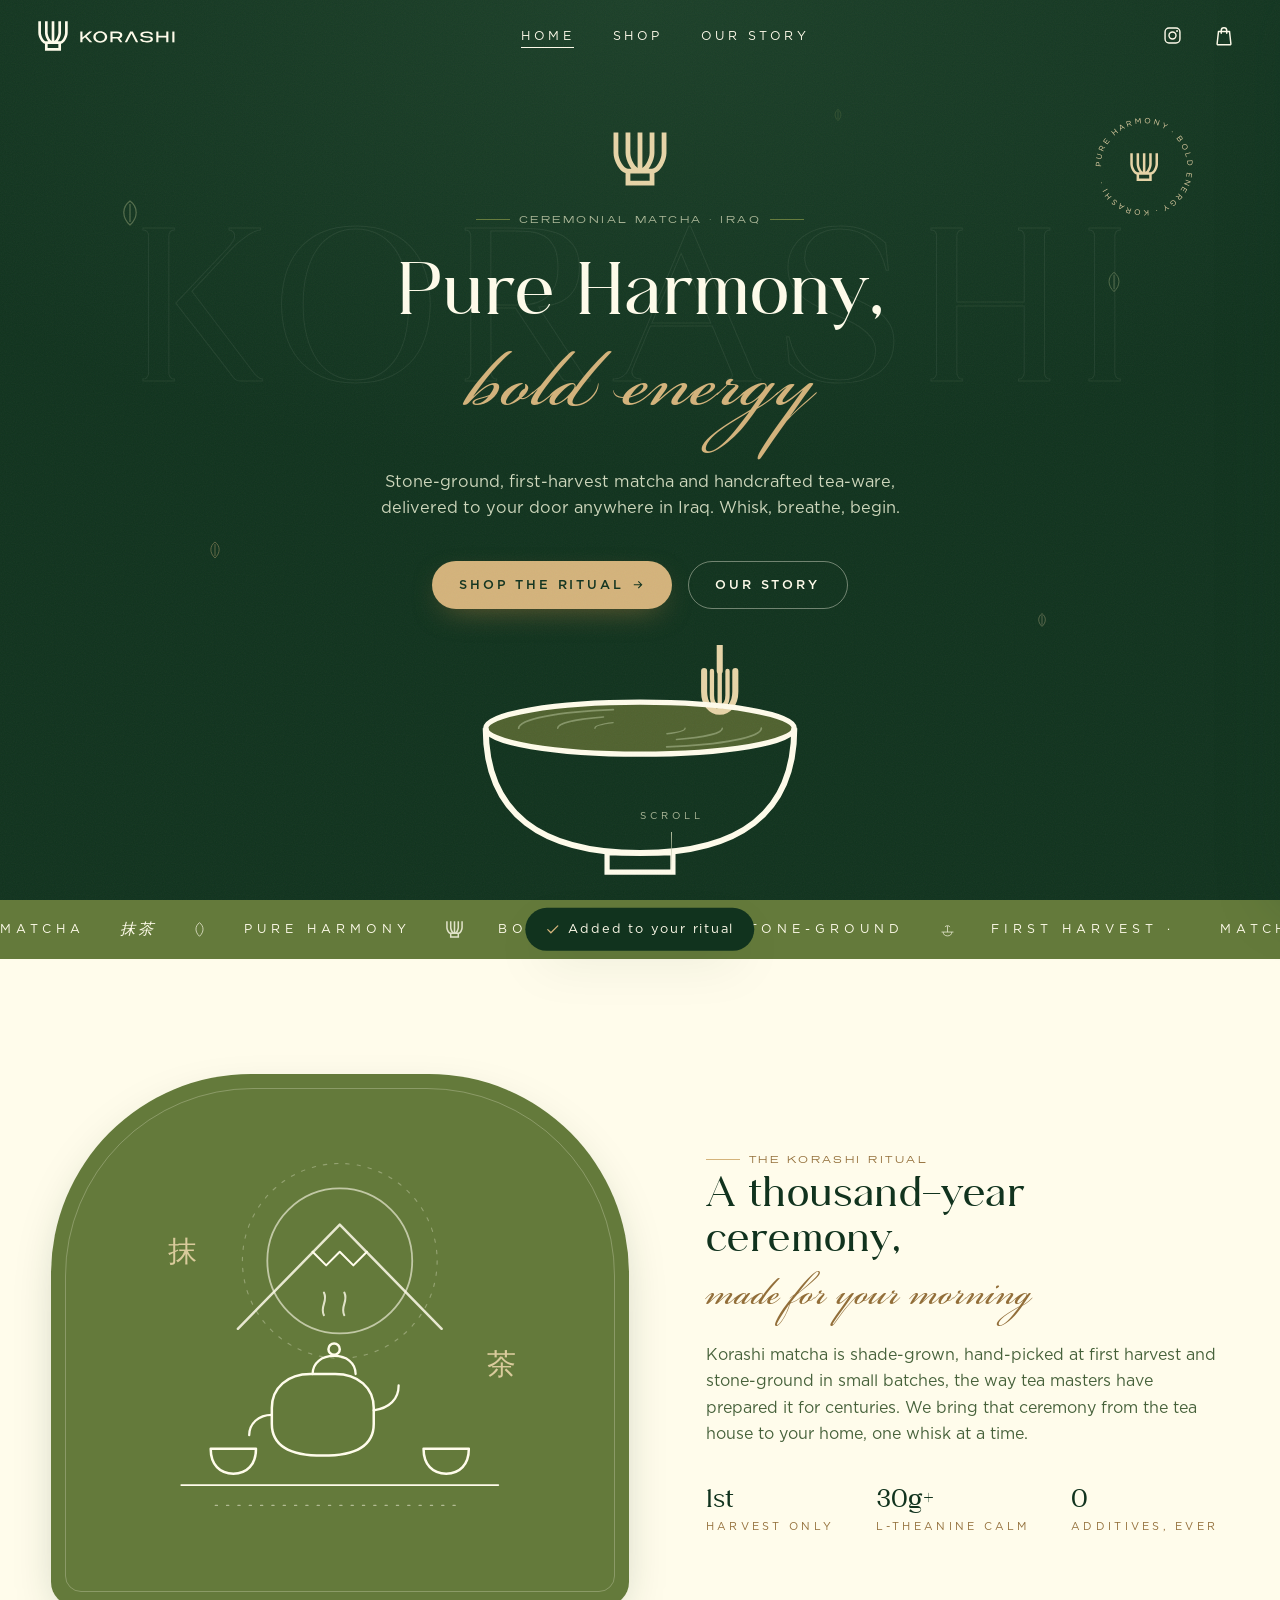
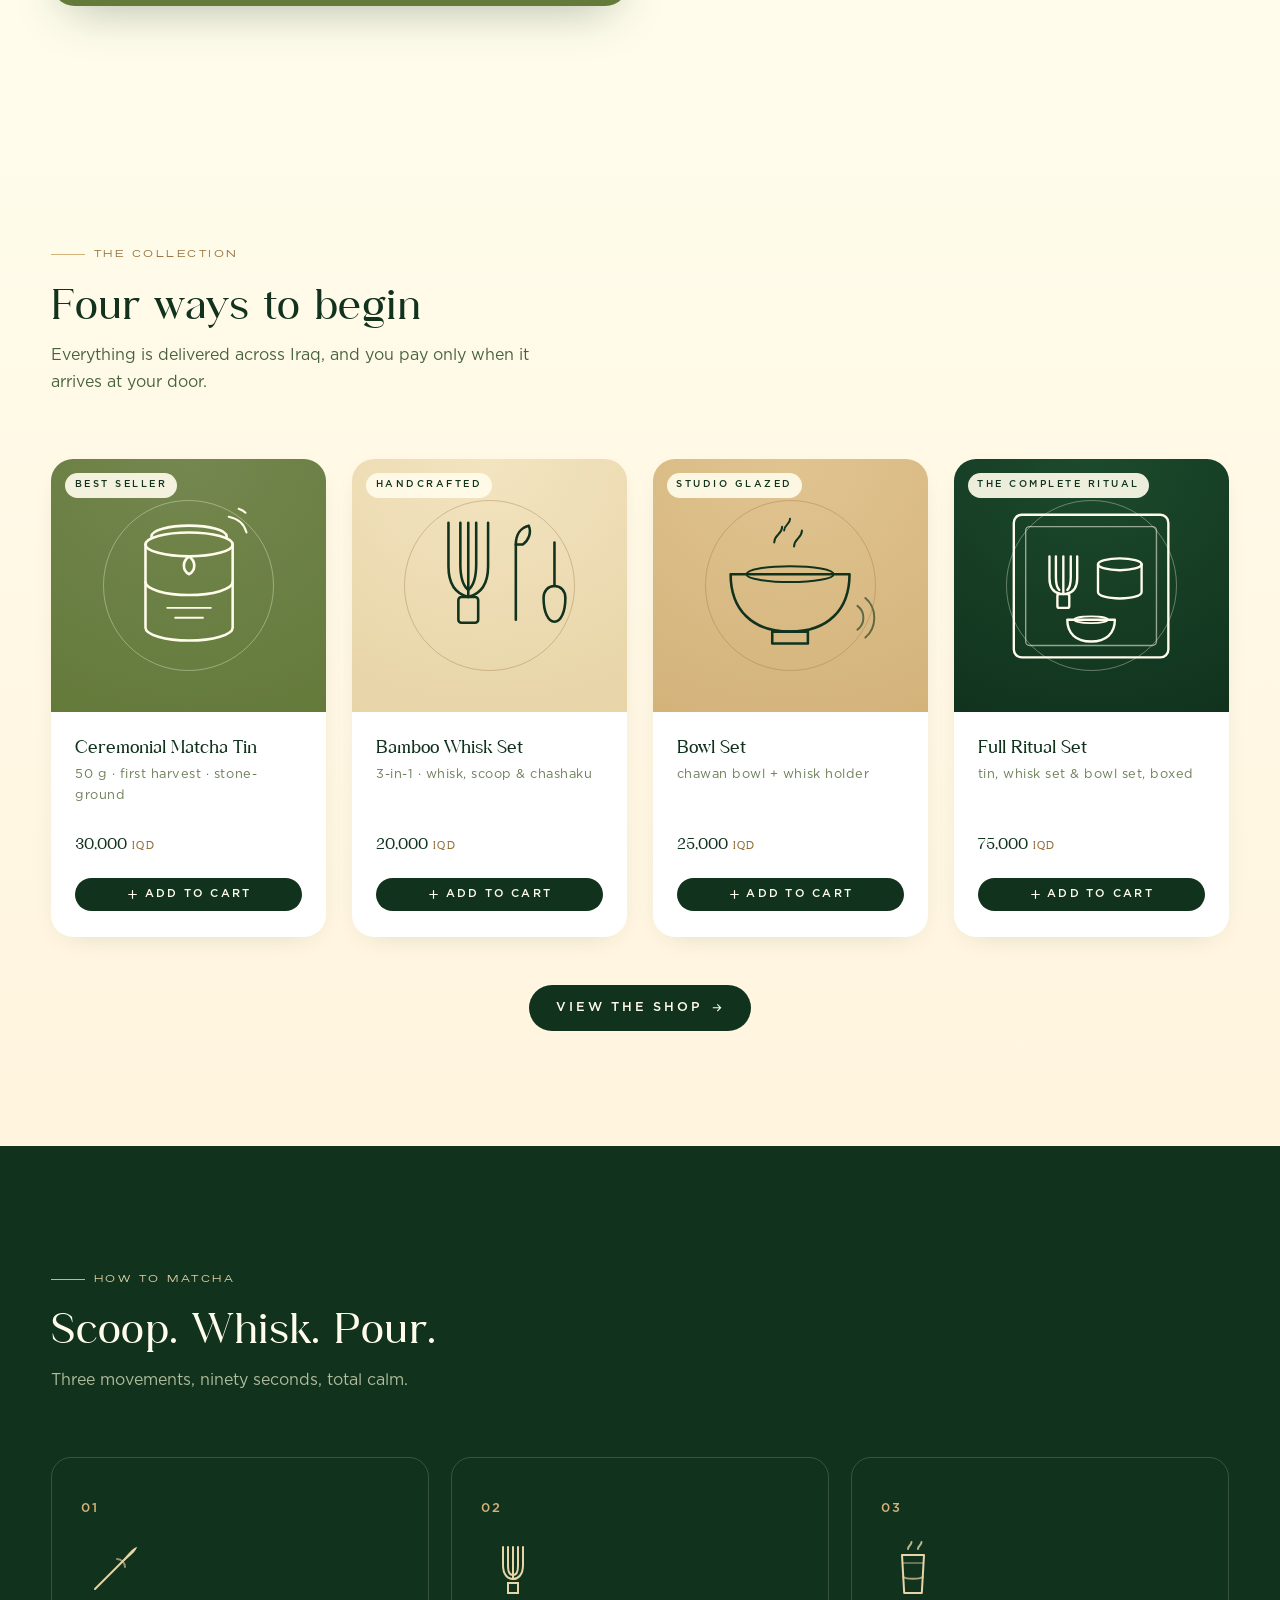
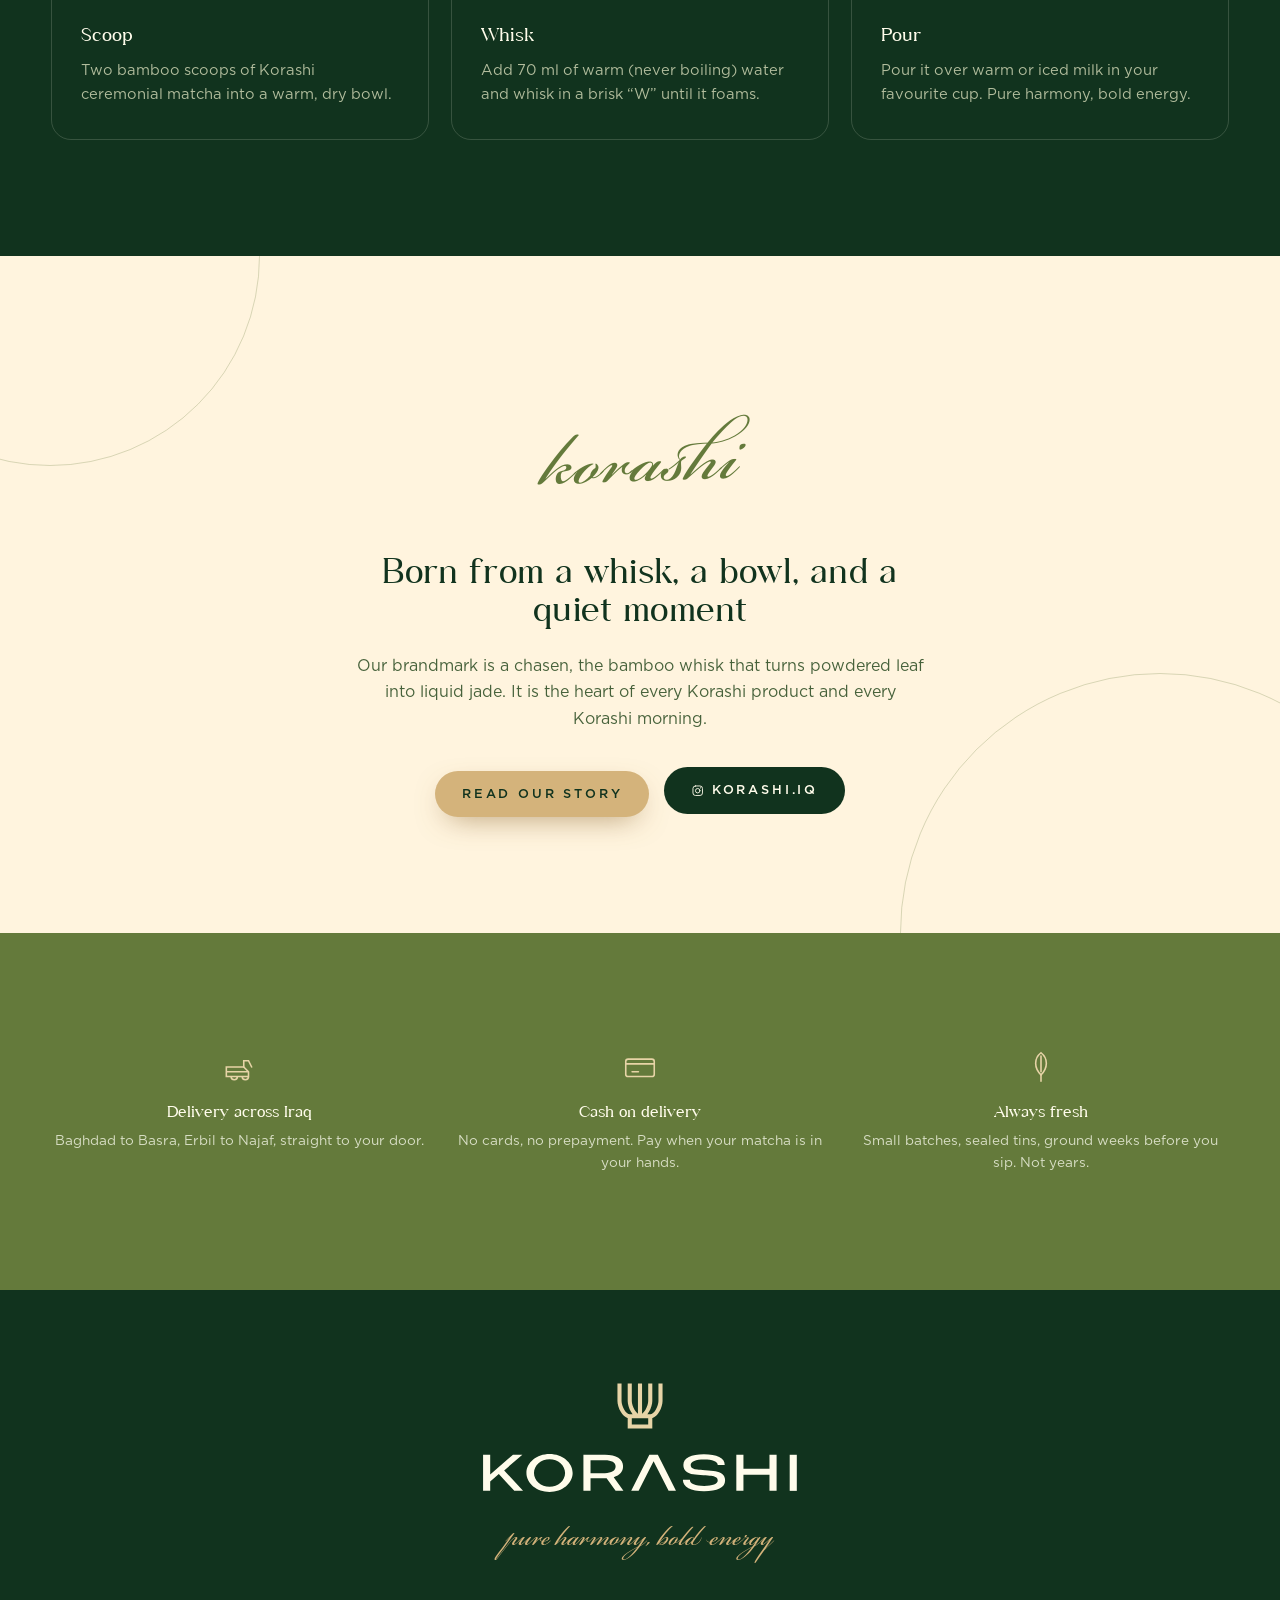
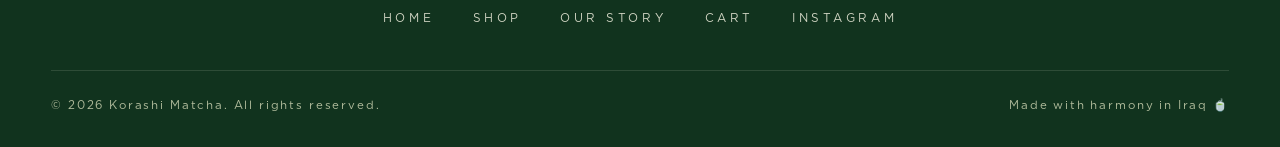
<file: index.html>
<!DOCTYPE html>
<html lang="en">
<head>
<meta charset="UTF-8">
<meta name="viewport" content="width=device-width, initial-scale=1.0">
<title>Korashi · Ceremonial Matcha in Iraq · Pure Harmony, Bold Energy</title>
<meta name="description" content="Korashi is Iraq's ceremonial matcha brand. Stone-ground, first-harvest matcha and handcrafted tea-ware delivered to your door in Baghdad, Erbil, Sulaymaniyah and across Iraq. Cash on delivery.">
<link rel="icon" href="/favicon.ico" sizes="48x48">
<link rel="icon" href="assets/favicon.svg" type="image/svg+xml">
<link rel="icon" type="image/png" sizes="96x96" href="assets/favicon-96.png">
<link rel="icon" type="image/png" sizes="192x192" href="assets/favicon-192.png">
<link rel="apple-touch-icon" href="assets/apple-touch-icon.png">
<link rel="canonical" href="https://korashi.co/">
<meta name="robots" content="index, follow">
<meta property="og:type" content="website">
<meta property="og:site_name" content="Korashi">
<meta property="og:title" content="Korashi · Ceremonial Matcha in Iraq · Pure Harmony, Bold Energy">
<meta property="og:description" content="Korashi is Iraq's ceremonial matcha brand. Stone-ground, first-harvest matcha and handcrafted tea-ware delivered to your door in Baghdad, Erbil, Sulaymaniyah and across Iraq. Cash on delivery.">
<meta property="og:url" content="https://korashi.co/">
<meta property="og:image" content="https://korashi.co/assets/og-image.png">
<meta property="og:image:width" content="1200">
<meta property="og:image:height" content="630">
<meta property="og:image:alt" content="Korashi, ceremonial matcha delivered across Iraq">
<meta name="twitter:card" content="summary_large_image">
<script type="application/ld+json">{"@context": "https://schema.org", "@type": "OnlineStore", "name": "Korashi", "alternateName": ["Korashi Iraq", "Korashi Matcha"], "url": "https://korashi.co/", "logo": "https://korashi.co/assets/favicon-512.png", "image": "https://korashi.co/assets/og-image.png", "description": "Korashi is Iraq's ceremonial matcha brand. Stone-ground, first-harvest matcha and handcrafted tea-ware delivered to your door in Baghdad, Erbil, Sulaymaniyah and across Iraq. Cash on delivery.", "slogan": "Pure Harmony, Bold Energy", "telephone": "+9647727477474", "areaServed": {"@type": "Country", "name": "Iraq"}, "sameAs": ["https://www.instagram.com/korashi.iq"]}</script>
<link rel="preconnect" href="https://fonts.googleapis.com">
<link rel="preconnect" href="https://fonts.gstatic.com" crossorigin>
<link href="https://fonts.googleapis.com/css2?family=Cormorant+Garamond:wght@400;500;600&family=Montserrat:wght@400;500;600&family=Pinyon+Script&display=swap" rel="stylesheet">
<link rel="stylesheet" href="css/style.css?v=5">
</head>
<body>

<!-- ====================================================== NAV -->
<header class="nav on-dark">
  <div class="nav-inner">
    <a class="brand" href="index.html" aria-label="Korashi, home">
      <span data-mark="mark" class="mark"></span>
      <span class="word" data-wordmark></span>
    </a>
    <ul class="nav-links">
      <li><a href="index.html" class="active">Home</a></li>
      <li><a href="shop.html">Shop</a></li>
      <li><a href="story.html">Our Story</a></li>
    </ul>
    <div class="nav-actions">
      <a class="icon-link" href="https://instagram.com/korashi.iq" target="_blank" rel="noopener" aria-label="Korashi on Instagram">
        <svg viewBox="0 0 24 24" fill="none" stroke="currentColor" stroke-width="1.6" stroke-linecap="round"><rect x="3.5" y="3.5" width="17" height="17" rx="4.5"/><circle cx="12" cy="12" r="4"/><circle cx="17.2" cy="6.8" r="1.1" fill="currentColor" stroke="none"/></svg>
      </a>
      <button class="cart-btn" data-open-cart aria-label="Open cart">
        <svg viewBox="0 0 24 24" fill="none" stroke="currentColor" stroke-width="1.6" stroke-linecap="round" stroke-linejoin="round"><path d="M6 7h12l1.5 13.5a1 1 0 0 1-1 1.1H5.5a1 1 0 0 1-1-1.1L6 7Z"/><path d="M9 9V6a3 3 0 0 1 6 0v3"/></svg>
        <span class="cart-count zero">0</span>
      </button>
      <button class="burger" aria-label="Menu"><span></span><span></span><span></span></button>
    </div>
  </div>
</header>

<nav class="mobile-menu">
  <a href="index.html">Home</a>
  <a href="shop.html">Shop</a>
  <a href="story.html">Our Story</a>
  <a class="icon-link" href="https://instagram.com/korashi.iq" target="_blank" rel="noopener" aria-label="Korashi on Instagram" style="margin-top:.6rem">
    <svg viewBox="0 0 24 24" fill="none" stroke="currentColor" stroke-width="1.6" stroke-linecap="round"><rect x="3.5" y="3.5" width="17" height="17" rx="4.5"/><circle cx="12" cy="12" r="4"/><circle cx="17.2" cy="6.8" r="1.1" fill="currentColor" stroke="none"/></svg>
  </a>
  <span class="script">pure harmony, bold energy</span>
</nav>

<!-- ====================================================== HERO -->
<section class="hero">
  <div class="hero-ghost" aria-hidden="true">KORASHI</div>

  <!-- floating leaves -->
  <span class="leaf" style="top:22%;left:9%;width:30px;--dur:8s;--rot:-25deg" aria-hidden="true">
    <svg viewBox="0 0 40 40" fill="none" stroke="#93a276" stroke-width="1.6"><path d="M20 4C9 12 9 26 20 36c11-10 11-24 0-32Z"/><path d="M20 8v24"/></svg>
  </span>
  <span class="leaf" style="top:60%;left:16%;width:20px;--dur:11s;--del:1.2s;--rot:40deg" aria-hidden="true">
    <svg viewBox="0 0 40 40" fill="none" stroke="#d4b37b" stroke-width="1.6"><path d="M20 4C9 12 9 26 20 36c11-10 11-24 0-32Z"/><path d="M20 8v24"/></svg>
  </span>
  <span class="leaf" style="top:30%;right:12%;width:24px;--dur:9.5s;--del:.6s;--rot:15deg" aria-hidden="true">
    <svg viewBox="0 0 40 40" fill="none" stroke="#93a276" stroke-width="1.6"><path d="M20 4C9 12 9 26 20 36c11-10 11-24 0-32Z"/><path d="M20 8v24"/></svg>
  </span>
  <span class="leaf" style="top:68%;right:18%;width:16px;--dur:7.5s;--del:2s;--rot:-50deg" aria-hidden="true">
    <svg viewBox="0 0 40 40" fill="none" stroke="#e7d4a7" stroke-width="1.6"><path d="M20 4C9 12 9 26 20 36c11-10 11-24 0-32Z"/><path d="M20 8v24"/></svg>
  </span>
  <span class="leaf" style="top:12%;right:34%;width:14px;--dur:10s;--del:3s;--rot:70deg" aria-hidden="true">
    <svg viewBox="0 0 40 40" fill="none" stroke="#74874f" stroke-width="1.6"><path d="M20 4C9 12 9 26 20 36c11-10 11-24 0-32Z"/><path d="M20 8v24"/></svg>
  </span>

  <!-- rotating slogan badge -->
  <div class="hero-badge" aria-hidden="true">
    <svg class="badge-text" viewBox="0 0 120 120" fill="none">
      <defs><path id="circ" d="M60,60 m-44,0 a44,44 0 1,1 88,0 a44,44 0 1,1 -88,0"/></defs>
      <text font-family="Gotham,Montserrat,sans-serif" font-size="7.8" letter-spacing="2.1" fill="#e7d4a7">
        <textPath href="#circ">PURE HARMONY · BOLD ENERGY · KORASHI ·</textPath>
      </text>
    </svg>
    <svg class="badge-mark" viewBox="0 0 204.19 204" fill="#e7d4a7">
      <path d="M65.69 156.72H138.5V184.02H65.69ZM187.59 127.54C196.6 112.32 202.19 93.87 202.19 79.38L202.19 2.0L183.98 2.0L183.98 79.38C183.98 90.49 179.14 106.12 171.94 118.29C164.33 131.14 155.47 138.51 147.61 138.51L134.67 138.51L137.27 134.9C138.97 132.55 140.6 130.07 142.13 127.53C151.12 112.32 156.72 93.86 156.72 79.38L156.72 2.0L138.5 2.0L138.5 79.38C138.5 90.45 133.65 106.09 126.42 118.29C122.88 124.28 118.91 129.26 114.96 132.68L111.2 135.95L111.2 2.0L92.99 2.0L92.99 135.95L89.23 132.68C85.28 129.26 81.32 124.28 77.77 118.29C70.54 106.09 65.69 90.45 65.69 79.38L65.69 2.0L47.51 2.0L47.51 79.38C47.51 93.91 53.09 112.36 62.07 127.54C63.59 130.07 65.22 132.55 66.92 134.9L69.52 138.51L56.58 138.51C48.72 138.51 39.86 131.14 32.25 118.28C25.05 106.05 20.21 90.42 20.21 79.38L20.21 2.0L2.0 2.0L2.0 79.38C2.0 93.87 7.59 112.32 16.6 127.54C24.96 141.67 35.12 151.12 45.98 154.88L47.51 155.41L47.51 202.0L156.72 202.0L156.72 155.41L158.24 154.88C169.09 151.12 179.24 141.66 187.59 127.54Z"/>
    </svg>
  </div>

  <div class="hero-inner">
    <svg class="hero-mark" viewBox="0 0 204.19 204" fill="#e7d4a7" aria-hidden="true">
      <path d="M65.69 156.72H138.5V184.02H65.69ZM187.59 127.54C196.6 112.32 202.19 93.87 202.19 79.38L202.19 2.0L183.98 2.0L183.98 79.38C183.98 90.49 179.14 106.12 171.94 118.29C164.33 131.14 155.47 138.51 147.61 138.51L134.67 138.51L137.27 134.9C138.97 132.55 140.6 130.07 142.13 127.53C151.12 112.32 156.72 93.86 156.72 79.38L156.72 2.0L138.5 2.0L138.5 79.38C138.5 90.45 133.65 106.09 126.42 118.29C122.88 124.28 118.91 129.26 114.96 132.68L111.2 135.95L111.2 2.0L92.99 2.0L92.99 135.95L89.23 132.68C85.28 129.26 81.32 124.28 77.77 118.29C70.54 106.09 65.69 90.45 65.69 79.38L65.69 2.0L47.51 2.0L47.51 79.38C47.51 93.91 53.09 112.36 62.07 127.54C63.59 130.07 65.22 132.55 66.92 134.9L69.52 138.51L56.58 138.51C48.72 138.51 39.86 131.14 32.25 118.28C25.05 106.05 20.21 90.42 20.21 79.38L20.21 2.0L2.0 2.0L2.0 79.38C2.0 93.87 7.59 112.32 16.6 127.54C24.96 141.67 35.12 151.12 45.98 154.88L47.51 155.41L47.51 202.0L156.72 202.0L156.72 155.41L158.24 154.88C169.09 151.12 179.24 141.66 187.59 127.54Z"/>
    </svg>

    <span class="overline hero-up d1">Ceremonial Matcha &middot; Iraq</span>

    <h1>
      <span class="hero-up d2" style="display:block">Pure Harmony,</span>
      <span class="script hero-up d3">bold energy</span>
    </h1>

    <p class="hero-sub hero-up d4">
      Stone-ground, first-harvest matcha and handcrafted tea-ware,
      delivered to your door anywhere in Iraq. Whisk, breathe, begin.
    </p>

    <div class="hero-ctas hero-up d5">
      <a class="btn btn-gold" href="shop.html">
        Shop the ritual
        <svg viewBox="0 0 24 24" fill="none" stroke="currentColor" stroke-width="2"><path d="M5 12h14M13 6l6 6-6 6"/></svg>
      </a>
      <a class="btn btn-line" href="story.html">Our story</a>
    </div>
  </div>

  <!-- animated bowl scene -->
  <svg class="hero-bowl" viewBox="0 0 600 280" fill="none" aria-hidden="true">
    <!-- steam -->
    <g class="steam">
      <path d="M255 90 C247 70 263 58 255 38 C249 24 257 14 255 4"/>
      <path d="M300 86 C292 66 308 54 300 34 C294 20 302 10 300 0"/>
      <path d="M345 90 C337 70 353 58 345 38 C339 24 347 14 345 4"/>
    </g>
    <!-- liquid -->
    <ellipse cx="300" cy="96" rx="178" ry="30" fill="#50622f"/>
    <g stroke="#93a276" stroke-linecap="round" opacity=".8" fill="none">
      <ellipse class="swirl s1" cx="300" cy="96" rx="140" ry="22" stroke-width="2" stroke-dasharray="55 85" pathLength="280"/>
      <ellipse class="swirl s2" cx="300" cy="96" rx="95" ry="14.5" stroke-width="1.8" stroke-dasharray="40 100" pathLength="280"/>
      <ellipse class="swirl s3" cx="300" cy="96" rx="52" ry="8" stroke-width="1.6" stroke-dasharray="30 110" pathLength="280"/>
    </g>
    <!-- whisk dipped in -->
    <g class="whisk-dip" stroke="#e7d4a7" stroke-width="7" stroke-linecap="round">
      <path d="M392 -40 V30"/>
      <path d="M374 30 v24c0 14 8 23 18 23s18-9 18-23V30" fill="none"/>
      <path d="M383 30 v28c0 9 3.5 13 9 13s9-4 9-13V30" fill="none" stroke-width="5"/>
      <path d="M392 30 v46" stroke-width="5"/>
    </g>
    <!-- bowl -->
    <path d="M122 96 C122 196 188 240 300 240 C412 240 478 196 478 96"
          stroke="#fffceb" stroke-width="7" fill="none"/>
    <path d="M262 240 h76 v22 h-76 Z" stroke="#fffceb" stroke-width="6" fill="none"/>
    <ellipse cx="300" cy="96" rx="178" ry="30" stroke="#fffceb" stroke-width="6"/>
  </svg>

  <div class="scroll-hint"><span>Scroll</span><i></i></div>
</section>

<!-- ====================================================== MARQUEE -->
<div class="marquee" aria-hidden="true">
  <div class="marquee-track">
    <span>Matcha <i class="jp">抹茶</i>
      <svg viewBox="0 0 40 40" fill="none" stroke="currentColor" stroke-width="2"><path d="M20 4C9 12 9 26 20 36c11-10 11-24 0-32Z"/></svg>
      Pure Harmony
      <svg viewBox="0 0 204.19 204" fill="currentColor"><path d="M65.69 156.72H138.5V184.02H65.69ZM187.59 127.54C196.6 112.32 202.19 93.87 202.19 79.38L202.19 2.0L183.98 2.0L183.98 79.38C183.98 90.49 179.14 106.12 171.94 118.29C164.33 131.14 155.47 138.51 147.61 138.51L134.67 138.51L137.27 134.9C138.97 132.55 140.6 130.07 142.13 127.53C151.12 112.32 156.72 93.86 156.72 79.38L156.72 2.0L138.5 2.0L138.5 79.38C138.5 90.45 133.65 106.09 126.42 118.29C122.88 124.28 118.91 129.26 114.96 132.68L111.2 135.95L111.2 2.0L92.99 2.0L92.99 135.95L89.23 132.68C85.28 129.26 81.32 124.28 77.77 118.29C70.54 106.09 65.69 90.45 65.69 79.38L65.69 2.0L47.51 2.0L47.51 79.38C47.51 93.91 53.09 112.36 62.07 127.54C63.59 130.07 65.22 132.55 66.92 134.9L69.52 138.51L56.58 138.51C48.72 138.51 39.86 131.14 32.25 118.28C25.05 106.05 20.21 90.42 20.21 79.38L20.21 2.0L2.0 2.0L2.0 79.38C2.0 93.87 7.59 112.32 16.6 127.54C24.96 141.67 35.12 151.12 45.98 154.88L47.51 155.41L47.51 202.0L156.72 202.0L156.72 155.41L158.24 154.88C169.09 151.12 179.24 141.66 187.59 127.54Z"/></svg>
      Bold Energy
      <svg viewBox="0 0 40 40" fill="none" stroke="currentColor" stroke-width="2"><circle cx="20" cy="20" r="14"/><path d="M20 6v28"/></svg>
      Stone-ground
      <svg viewBox="0 0 40 40" fill="none" stroke="currentColor" stroke-width="2"><path d="M6 26h28M10 26c0 6 4 9 10 9s10-3 10-9M20 26V12M14 14c2-4 10-4 12 0"/></svg>
      First Harvest&nbsp;·&nbsp;
    </span>
  </div>
</div>

<!-- ====================================================== RITUAL INTRO -->
<section class="section ritual">
  <div class="container ritual-grid">
    <div class="ritual-art reveal">
      <!-- line illustration: tea ceremony scene -->
      <svg viewBox="0 0 420 380" fill="none" stroke="#fffceb" stroke-width="2.2" stroke-linecap="round" stroke-linejoin="round">
        <!-- sun arc -->
        <circle cx="210" cy="120" r="64" stroke-width="1.6" opacity=".6"/>
        <circle cx="210" cy="120" r="86" stroke-width="1" opacity=".3" stroke-dasharray="3 7"/>
        <!-- mountain -->
        <path d="M120 180 L210 88 L300 180" opacity=".85"/>
        <path d="M186 112 l12 12 12-12 12 12 12-12" stroke-width="1.8"/>
        <!-- teapot -->
        <path d="M150 250 c0-18 14-30 34-30h22c20 0 34 12 34 30v14c0 18-14 28-45 28s-45-10-45-28v-14Z"/>
        <path d="M240 252 c14-2 22-10 22-22M150 256 c-12 0-20 8-20 18" stroke-width="2"/>
        <path d="M186 220 c0-10 8-16 19-16s19 6 19 16" stroke-width="2"/>
        <circle cx="205" cy="198" r="5"/>
        <!-- cups -->
        <path d="M96 286 h40 c0 14-8 22-20 22s-20-8-20-22ZM284 286 h40 c0 14-8 22-20 22s-20-8-20-22Z"/>
        <!-- steam -->
        <path d="M196 168 c-4-8 4-12 0-20M214 168 c-4-8 4-12 0-20" stroke-width="1.8" opacity=".8"/>
        <!-- base line -->
        <path d="M70 318 h280" stroke-width="1.6"/>
        <path d="M100 336 h220" stroke-width="1" opacity=".5" stroke-dasharray="2 8"/>
        <!-- script JP accents -->
        <text x="58" y="120" font-family="Cormorant Garamond,serif" font-size="26" fill="#e7d4a7" stroke="none" opacity=".9">抹</text>
        <text x="340" y="220" font-family="Cormorant Garamond,serif" font-size="26" fill="#e7d4a7" stroke="none" opacity=".9">茶</text>
      </svg>
    </div>

    <div class="ritual-copy">
      <span class="overline reveal">The Korashi Ritual</span>
      <h2 class="h-serif reveal" data-delay="80">A thousand-year ceremony,
        <span class="script">made for your morning</span>
      </h2>
      <p class="reveal" data-delay="160">
        Korashi matcha is shade-grown, hand-picked at first harvest and
        stone-ground in small batches, the way tea masters have prepared it
        for centuries. We bring that ceremony from the tea house to your home,
        one whisk at a time.
      </p>
      <div class="ritual-stats">
        <div class="stat reveal" data-delay="220"><b>1st</b><span>Harvest only</span></div>
        <div class="stat reveal" data-delay="300"><b>30g+</b><span>L-theanine calm</span></div>
        <div class="stat reveal" data-delay="380"><b>0</b><span>Additives, ever</span></div>
      </div>
    </div>
  </div>
</section>

<!-- ====================================================== PRODUCTS -->
<section class="section products-bg" id="collection">
  <div class="container">
    <div class="section-head">
      <span class="overline reveal">The Collection</span>
      <h2 class="h-serif reveal" data-delay="80">Four ways to begin</h2>
      <p class="reveal" data-delay="160">Everything is delivered across Iraq, and you pay only when it arrives at your door.</p>
    </div>
    <div class="product-grid" data-product-grid></div>
    <p class="reveal" style="text-align:center;margin-top:3rem" data-delay="120">
      <a class="btn btn-ink" href="shop.html">View the shop
        <svg viewBox="0 0 24 24" fill="none" stroke="currentColor" stroke-width="2"><path d="M5 12h14M13 6l6 6-6 6"/></svg>
      </a>
    </p>
  </div>
</section>

<!-- ====================================================== STEPS -->
<section class="section steps">
  <div class="container">
    <div class="section-head">
      <span class="overline reveal">How to matcha</span>
      <h2 class="h-serif reveal" data-delay="80">Scoop. Whisk. Pour.</h2>
      <p class="reveal" data-delay="160">Three movements, ninety seconds, total calm.</p>
    </div>
    <div class="steps-grid">
      <div class="step reveal">
        <div class="icon">
          <svg viewBox="0 0 64 64" fill="none" stroke-width="2" stroke-linecap="round">
            <g class="anim-rock" style="transform-origin:32px 32px">
              <path d="M14 50 L40 24"/><path d="M40 24 c10-10 12-10 14-14 -4 2-4 4-14 14Z"/>
              <path d="M36 20 a8 8 0 0 1 8 8" opacity=".6"/>
            </g>
          </svg>
        </div>
        <h3>Scoop</h3>
        <p>Two bamboo scoops of Korashi ceremonial matcha into a warm, dry bowl.</p>
      </div>
      <div class="step reveal" data-delay="120">
        <div class="icon">
          <svg viewBox="0 0 64 64" fill="none" stroke-width="2" stroke-linecap="round">
            <g class="anim-rock" style="transform-origin:32px 12px">
              <path d="M22 8 v18 c0 10 5 14 10 14 s10-4 10-14 V8"/>
              <path d="M27 8 v19c0 6 2 9 5 9s5-3 5-9V8"/><path d="M32 8 v32"/>
              <path d="M27 44 h10 v10 h-10 Z"/>
            </g>
          </svg>
        </div>
        <h3>Whisk</h3>
        <p>Add 70 ml of warm (never boiling) water and whisk in a brisk “W” until it foams.</p>
      </div>
      <div class="step reveal" data-delay="240">
        <div class="icon">
          <svg viewBox="0 0 64 64" fill="none" stroke-width="2" stroke-linecap="round" stroke-linejoin="round">
            <path d="M21 16h22l-2.2 38H23.2Z"/>
            <path d="M22.2 38c3.5 2.4 16 2.4 19.6 0" opacity=".7"/>
            <path d="M22 24h20" opacity=".4"/>
            <path class="anim-rock" style="transform-origin:32px 8px" d="M27 10c0-3.5 3.5-3.5 3.5-7M37 10c0-3.5 3.5-3.5 3.5-7" opacity=".8"/>
          </svg>
        </div>
        <h3>Pour</h3>
        <p>Pour it over warm or iced milk in your favourite cup. Pure harmony, bold energy.</p>
      </div>
    </div>
  </div>
</section>

<!-- ====================================================== STORY TEASER -->
<section class="section teaser">
  <span class="ring r1"></span><span class="ring r2"></span>
  <div class="container">
    <span class="big-script reveal">korashi</span>
    <h2 class="h-serif reveal" data-delay="100">Born from a whisk, a bowl, and a quiet moment</h2>
    <p class="reveal" data-delay="180">
      Our brandmark is a chasen, the bamboo whisk that turns powdered leaf into
      liquid jade. It is the heart of every Korashi product and every Korashi morning.
    </p>
    <a class="btn btn-gold reveal" data-delay="260" href="story.html">Read our story</a>
    <a class="btn btn-ink reveal" data-delay="320" href="https://instagram.com/korashi.iq" target="_blank" rel="noopener" style="margin-left:.6rem">
      <svg viewBox="0 0 24 24" fill="none" stroke="currentColor" stroke-width="1.6" stroke-linecap="round"><rect x="3.5" y="3.5" width="17" height="17" rx="4.5"/><circle cx="12" cy="12" r="4"/><circle cx="17.2" cy="6.8" r="1.1" fill="currentColor" stroke="none"/></svg>
      korashi.iq
    </a>
  </div>
</section>

<!-- ====================================================== TRUST STRIP -->
<section class="section trust">
  <div class="container trust-grid">
    <div class="trust-item reveal">
      <svg viewBox="0 0 48 48" fill="none" stroke-width="2" stroke-linecap="round"><path d="M8 24h22l6 6v6H8zM14 36a4 4 0 1 0 8 0M28 36a4 4 0 1 0 8 0M8 30h28"/><path d="M30 24v-8h6l4 8"/></svg>
      <h4>Delivery across Iraq</h4>
      <p>Baghdad to Basra, Erbil to Najaf, straight to your door.</p>
    </div>
    <div class="trust-item reveal" data-delay="120">
      <svg viewBox="0 0 48 48" fill="none" stroke-width="2" stroke-linecap="round"><rect x="6" y="14" width="36" height="22" rx="3"/><path d="M6 20h36M14 30h8"/></svg>
      <h4>Cash on delivery</h4>
      <p>No cards, no prepayment. Pay when your matcha is in your hands.</p>
    </div>
    <div class="trust-item reveal" data-delay="240">
      <svg viewBox="0 0 48 48" fill="none" stroke-width="2" stroke-linecap="round"><path d="M24 6c-9 7-9 19 0 28 9-9 9-21 0-28Z"/><path d="M24 10v20M24 42v-8"/></svg>
      <h4>Always fresh</h4>
      <p>Small batches, sealed tins, ground weeks before you sip. Not years.</p>
    </div>
  </div>
</section>

<!-- ====================================================== FOOTER -->
<footer>
  <div class="container foot-inner">
    <span data-mark="" class="foot-mark" style="color:#e7d4a7"></span>
    <div class="foot-word" data-wordmark style="color:var(--cream)"></div>
    <div class="foot-slogan">pure harmony, bold energy</div>
    <nav class="foot-links">
      <a href="index.html">Home</a>
      <a href="shop.html">Shop</a>
      <a href="story.html">Our Story</a>
      <a href="#" data-open-cart>Cart</a>
      <a href="https://instagram.com/korashi.iq" target="_blank" rel="noopener">Instagram</a>
    </nav>
    <div class="foot-base">
      <span>© 2026 Korashi Matcha. All rights reserved.</span>
      <span>Made with harmony in Iraq 🍵</span>
    </div>
  </div>
</footer>

<script src="js/main.js?v=4"></script>
</body>
</html>
</file>
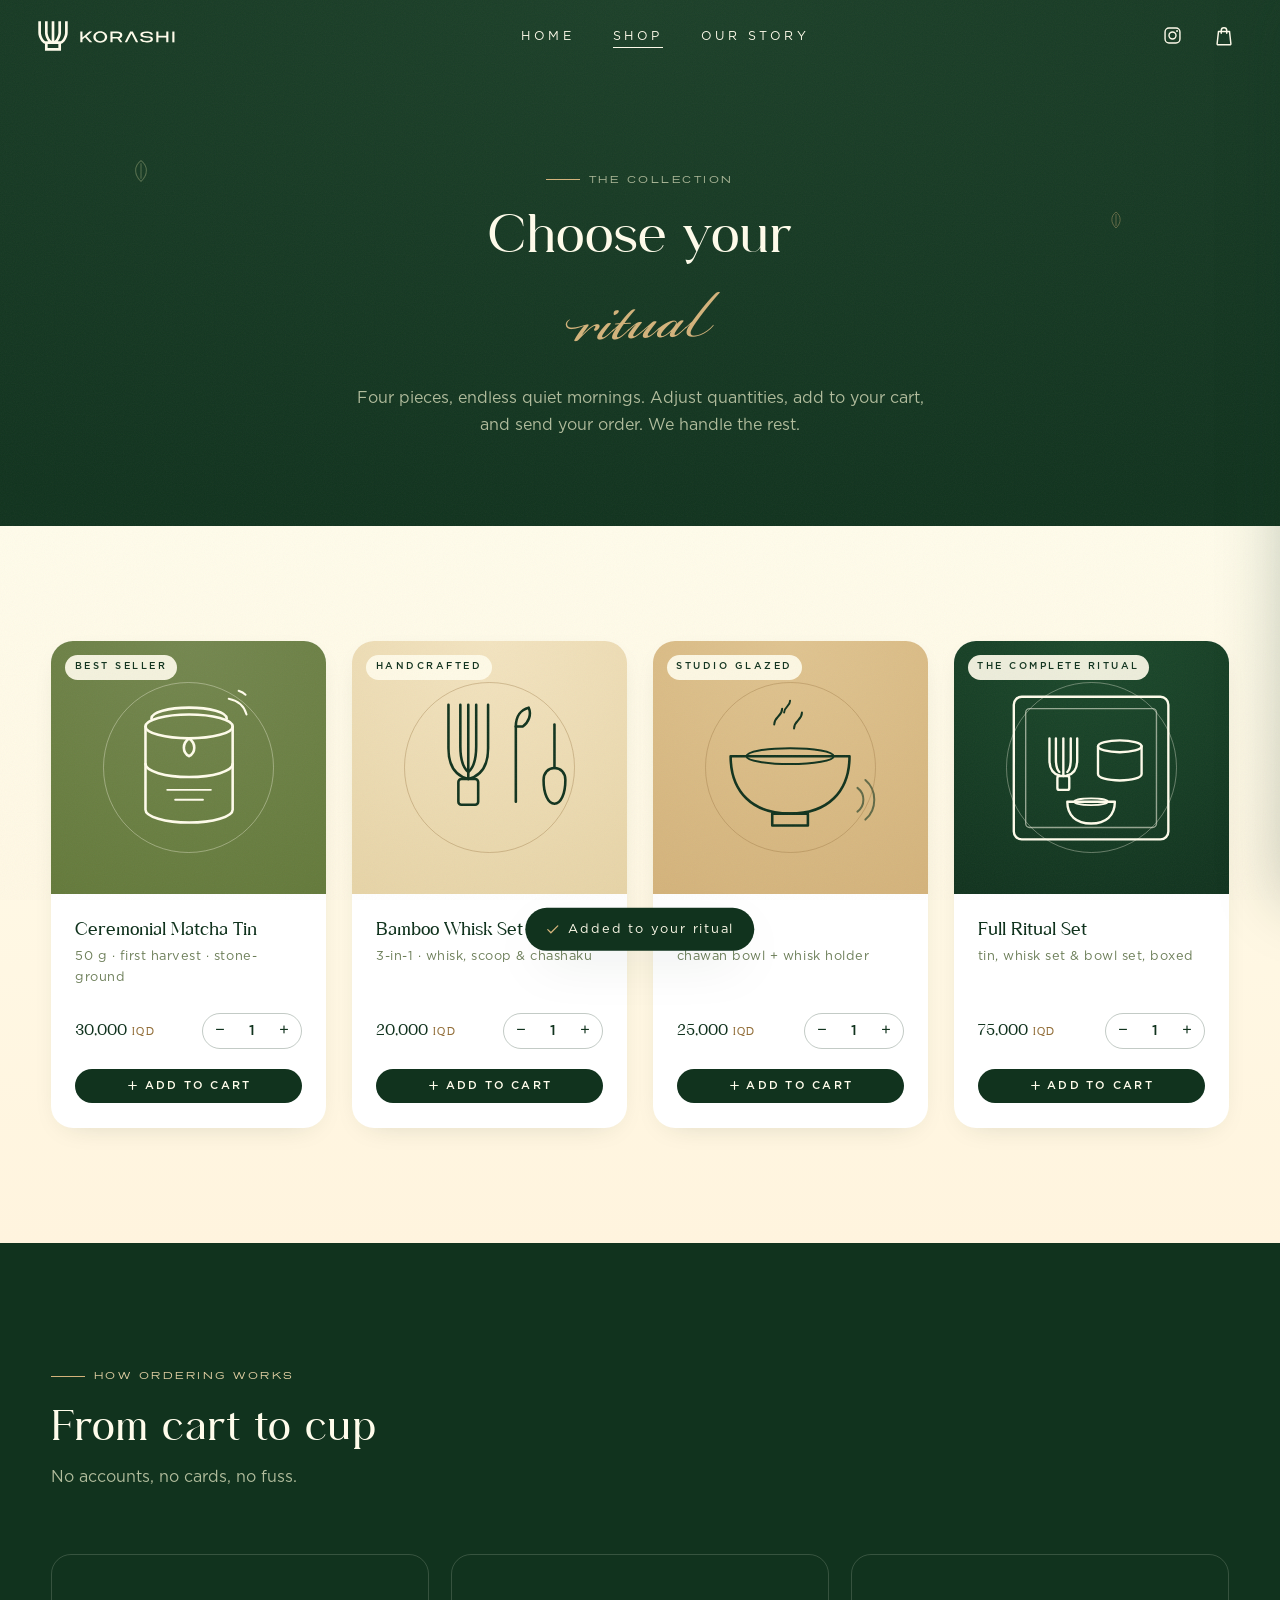
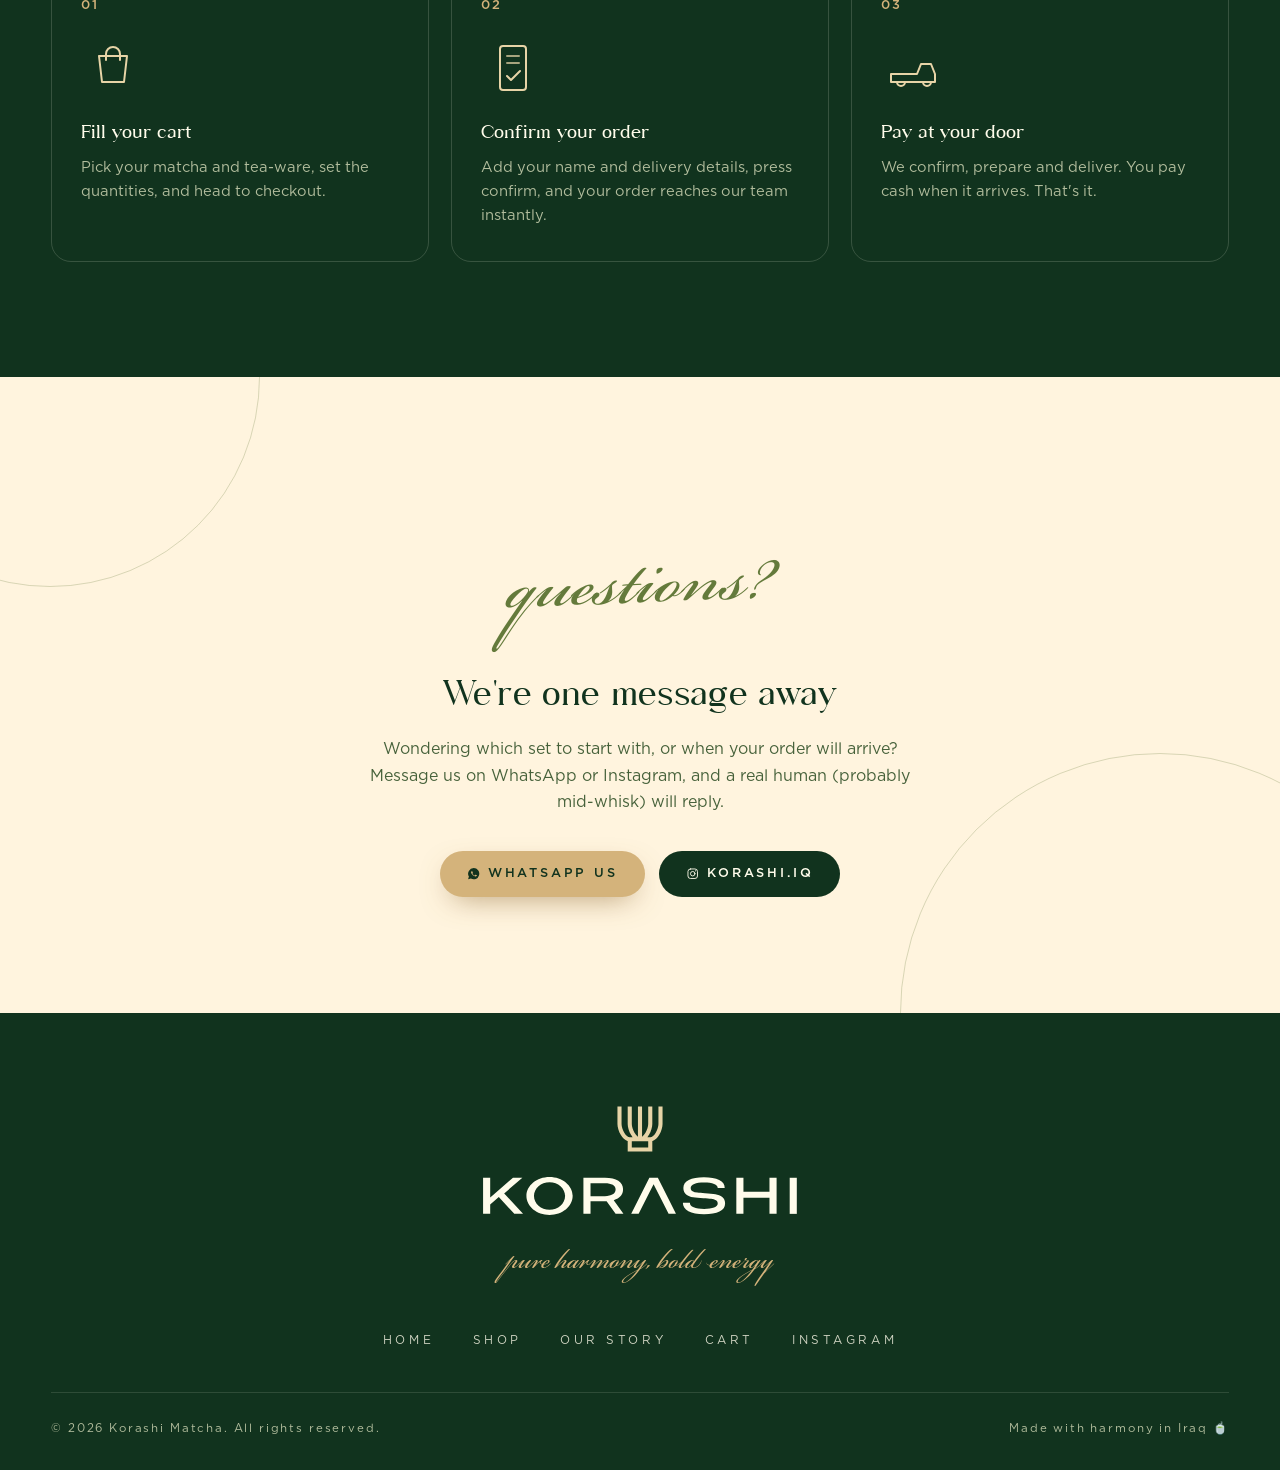
<file: shop.html>
<!DOCTYPE html>
<html lang="en">
<head>
<meta charset="UTF-8">
<meta name="viewport" content="width=device-width, initial-scale=1.0">
<title>Shop Korashi Matcha & Tea-ware · Delivery Across Iraq</title>
<meta name="description" content="Order Korashi ceremonial matcha tins, bamboo whisk sets and matcha bowl sets online. Delivery across Iraq, cash on delivery.">
<link rel="icon" href="/favicon.ico" sizes="48x48">
<link rel="icon" href="assets/favicon.svg" type="image/svg+xml">
<link rel="icon" type="image/png" sizes="96x96" href="assets/favicon-96.png">
<link rel="icon" type="image/png" sizes="192x192" href="assets/favicon-192.png">
<link rel="apple-touch-icon" href="assets/apple-touch-icon.png">
<link rel="canonical" href="https://korashi.co/shop.html">
<meta name="robots" content="index, follow">
<meta property="og:type" content="website">
<meta property="og:site_name" content="Korashi">
<meta property="og:title" content="Shop Korashi Matcha & Tea-ware · Delivery Across Iraq">
<meta property="og:description" content="Order Korashi ceremonial matcha tins, bamboo whisk sets and matcha bowl sets online. Delivery across Iraq, cash on delivery.">
<meta property="og:url" content="https://korashi.co/shop.html">
<meta property="og:image" content="https://korashi.co/assets/og-image.png">
<meta property="og:image:width" content="1200">
<meta property="og:image:height" content="630">
<meta property="og:image:alt" content="Korashi, ceremonial matcha delivered across Iraq">
<meta name="twitter:card" content="summary_large_image">
<script type="application/ld+json">{"@context": "https://schema.org", "@type": "ItemList", "name": "Korashi matcha collection", "itemListElement": [{"@type": "ListItem", "position": 1, "item": {"@type": "Product", "name": "Korashi Ceremonial Matcha Tin (50 g)", "description": "Stone-ground, first-harvest ceremonial matcha in a sealed 50 g tin.", "brand": {"@type": "Brand", "name": "Korashi"}, "image": "https://korashi.co/assets/og-image.png", "offers": {"@type": "Offer", "price": "30000", "priceCurrency": "IQD", "availability": "https://schema.org/InStock", "url": "https://korashi.co/shop.html"}}}, {"@type": "ListItem", "position": 2, "item": {"@type": "Product", "name": "Korashi Bamboo Whisk Set (3-in-1)", "description": "Handcrafted bamboo whisk, scoop and chashaku measuring spoon.", "brand": {"@type": "Brand", "name": "Korashi"}, "image": "https://korashi.co/assets/og-image.png", "offers": {"@type": "Offer", "price": "20000", "priceCurrency": "IQD", "availability": "https://schema.org/InStock", "url": "https://korashi.co/shop.html"}}}, {"@type": "ListItem", "position": 3, "item": {"@type": "Product", "name": "Korashi Bowl Set", "description": "Studio-glazed chawan bowl with whisk holder.", "brand": {"@type": "Brand", "name": "Korashi"}, "image": "https://korashi.co/assets/og-image.png", "offers": {"@type": "Offer", "price": "25000", "priceCurrency": "IQD", "availability": "https://schema.org/InStock", "url": "https://korashi.co/shop.html"}}}, {"@type": "ListItem", "position": 4, "item": {"@type": "Product", "name": "Korashi Full Ritual Set", "description": "The complete matcha ritual: tin, whisk set and bowl set, boxed.", "brand": {"@type": "Brand", "name": "Korashi"}, "image": "https://korashi.co/assets/og-image.png", "offers": {"@type": "Offer", "price": "75000", "priceCurrency": "IQD", "availability": "https://schema.org/InStock", "url": "https://korashi.co/shop.html"}}}]}</script>
<link rel="preconnect" href="https://fonts.googleapis.com">
<link rel="preconnect" href="https://fonts.gstatic.com" crossorigin>
<link href="https://fonts.googleapis.com/css2?family=Cormorant+Garamond:wght@400;500;600&family=Montserrat:wght@400;500;600&family=Pinyon+Script&display=swap" rel="stylesheet">
<link rel="stylesheet" href="css/style.css?v=5">
</head>
<body>

<header class="nav on-dark">
  <div class="nav-inner">
    <a class="brand" href="index.html" aria-label="Korashi, home">
      <span data-mark="mark" class="mark"></span>
      <span class="word" data-wordmark></span>
    </a>
    <ul class="nav-links">
      <li><a href="index.html">Home</a></li>
      <li><a href="shop.html" class="active">Shop</a></li>
      <li><a href="story.html">Our Story</a></li>
    </ul>
    <div class="nav-actions">
      <a class="icon-link" href="https://instagram.com/korashi.iq" target="_blank" rel="noopener" aria-label="Korashi on Instagram">
        <svg viewBox="0 0 24 24" fill="none" stroke="currentColor" stroke-width="1.6" stroke-linecap="round"><rect x="3.5" y="3.5" width="17" height="17" rx="4.5"/><circle cx="12" cy="12" r="4"/><circle cx="17.2" cy="6.8" r="1.1" fill="currentColor" stroke="none"/></svg>
      </a>
      <button class="cart-btn" data-open-cart aria-label="Open cart">
        <svg viewBox="0 0 24 24" fill="none" stroke="currentColor" stroke-width="1.6" stroke-linecap="round" stroke-linejoin="round"><path d="M6 7h12l1.5 13.5a1 1 0 0 1-1 1.1H5.5a1 1 0 0 1-1-1.1L6 7Z"/><path d="M9 9V6a3 3 0 0 1 6 0v3"/></svg>
        <span class="cart-count zero">0</span>
      </button>
      <button class="burger" aria-label="Menu"><span></span><span></span><span></span></button>
    </div>
  </div>
</header>

<nav class="mobile-menu">
  <a href="index.html">Home</a>
  <a href="shop.html">Shop</a>
  <a href="story.html">Our Story</a>
  <a class="icon-link" href="https://instagram.com/korashi.iq" target="_blank" rel="noopener" aria-label="Korashi on Instagram" style="margin-top:.6rem">
    <svg viewBox="0 0 24 24" fill="none" stroke="currentColor" stroke-width="1.6" stroke-linecap="round"><rect x="3.5" y="3.5" width="17" height="17" rx="4.5"/><circle cx="12" cy="12" r="4"/><circle cx="17.2" cy="6.8" r="1.1" fill="currentColor" stroke="none"/></svg>
  </a>
  <span class="script">pure harmony, bold energy</span>
</nav>

<!-- ====================================================== PAGE HERO -->
<section class="page-hero">
  <span class="leaf" style="top:30%;left:10%;width:26px;--dur:9s;--rot:-20deg" aria-hidden="true">
    <svg viewBox="0 0 40 40" fill="none" stroke="#93a276" stroke-width="1.6"><path d="M20 4C9 12 9 26 20 36c11-10 11-24 0-32Z"/><path d="M20 8v24"/></svg>
  </span>
  <span class="leaf" style="top:40%;right:12%;width:20px;--dur:11s;--del:1s;--rot:35deg" aria-hidden="true">
    <svg viewBox="0 0 40 40" fill="none" stroke="#d4b37b" stroke-width="1.6"><path d="M20 4C9 12 9 26 20 36c11-10 11-24 0-32Z"/><path d="M20 8v24"/></svg>
  </span>
  <span class="overline hero-up">The Collection</span>
  <h1 class="hero-up d1">Choose your <span class="script">ritual</span></h1>
  <p class="hero-up d2">Four pieces, endless quiet mornings. Adjust quantities, add to your cart,
  and send your order. We handle the rest.</p>
</section>

<!-- ====================================================== PRODUCTS -->
<section class="section products-bg">
  <div class="container">
    <div class="product-grid" data-product-grid data-stepper></div>
  </div>
</section>

<!-- ====================================================== HOW ORDERING WORKS -->
<section class="section steps">
  <div class="container">
    <div class="section-head">
      <span class="overline reveal">How ordering works</span>
      <h2 class="h-serif reveal" data-delay="80">From cart to cup</h2>
      <p class="reveal" data-delay="160">No accounts, no cards, no fuss.</p>
    </div>
    <div class="steps-grid">
      <div class="step reveal">
        <div class="icon">
          <svg viewBox="0 0 64 64" fill="none" stroke-width="2" stroke-linecap="round" stroke-linejoin="round">
            <g class="anim-rock" style="transform-origin:32px 32px">
              <path d="M18 20h28l-3 26H21z"/><path d="M25 24v-6a7 7 0 0 1 14 0v6"/>
            </g>
          </svg>
        </div>
        <h3>Fill your cart</h3>
        <p>Pick your matcha and tea-ware, set the quantities, and head to checkout.</p>
      </div>
      <div class="step reveal" data-delay="120">
        <div class="icon">
          <svg viewBox="0 0 64 64" fill="none" stroke-width="2" stroke-linecap="round" stroke-linejoin="round">
            <g class="anim-rock" style="transform-origin:32px 32px">
              <path d="M22 10h20a3 3 0 0 1 3 3v38a3 3 0 0 1-3 3H22a3 3 0 0 1-3-3V13a3 3 0 0 1 3-3Z"/>
              <path d="M26 20h12M26 27h12" opacity=".7"/>
              <path d="M26 40l4 4 9-9"/>
            </g>
          </svg>
        </div>
        <h3>Confirm your order</h3>
        <p>Add your name and delivery details, press confirm, and your order reaches our team instantly.</p>
      </div>
      <div class="step reveal" data-delay="240">
        <div class="icon">
          <svg viewBox="0 0 64 64" fill="none" stroke-width="2" stroke-linecap="round" stroke-linejoin="round">
            <g class="anim-rock" style="transform-origin:32px 32px">
              <path d="M10 38h26l4-10h10l4 10v8H10zM16 46a4 4 0 1 0 8 0M42 46a4 4 0 1 0 8 0"/>
            </g>
          </svg>
        </div>
        <h3>Pay at your door</h3>
        <p>We confirm, prepare and deliver. You pay cash when it arrives. That's it.</p>
      </div>
    </div>
  </div>
</section>

<!-- ====================================================== FAQ-ish strip -->
<section class="section teaser">
  <span class="ring r1"></span><span class="ring r2"></span>
  <div class="container">
    <span class="big-script reveal">questions?</span>
    <h2 class="h-serif reveal" data-delay="100">We're one message away</h2>
    <p class="reveal" data-delay="180">
      Wondering which set to start with, or when your order will arrive?
      Message us on WhatsApp or Instagram, and a real human (probably mid-whisk) will reply.
    </p>
    <a class="btn btn-gold reveal" data-delay="260" href="https://wa.me/9647727477474" target="_blank" rel="noopener">
      <svg viewBox="0 0 24 24" fill="currentColor" width="16" height="16"><path d="M12 2a10 10 0 0 0-8.6 15.1L2 22l5-1.3A10 10 0 1 0 12 2Zm5.1 13.6c-.2.6-1.2 1.2-1.7 1.2-.4.1-1 .1-1.6-.1a13 13 0 0 1-5.8-5.1c-.6-1-1-2.2-.6-3 .2-.4.6-.9 1.1-.9h.6c.2 0 .4 0 .6.5l.8 2c.1.2.1.4 0 .6l-.5.7c-.1.2-.2.4-.1.6.5.9 1.9 2.4 3.4 3 .2.1.4.1.6-.1l.8-1c.2-.2.4-.3.6-.2l2.1 1c.3.2.5.3.5.5 0 .1 0 .7-.2 1.3Z"/></svg>
      WhatsApp us
    </a>
    <a class="btn btn-ink reveal" data-delay="320" href="https://instagram.com/korashi.iq" target="_blank" rel="noopener" style="margin-left:.6rem">
      <svg viewBox="0 0 24 24" fill="none" stroke="currentColor" stroke-width="1.6" stroke-linecap="round"><rect x="3.5" y="3.5" width="17" height="17" rx="4.5"/><circle cx="12" cy="12" r="4"/><circle cx="17.2" cy="6.8" r="1.1" fill="currentColor" stroke="none"/></svg>
      korashi.iq
    </a>
  </div>
</section>

<footer>
  <div class="container foot-inner">
    <span data-mark="" class="foot-mark" style="color:#e7d4a7"></span>
    <div class="foot-word" data-wordmark style="color:var(--cream)"></div>
    <div class="foot-slogan">pure harmony, bold energy</div>
    <nav class="foot-links">
      <a href="index.html">Home</a>
      <a href="shop.html">Shop</a>
      <a href="story.html">Our Story</a>
      <a href="#" data-open-cart>Cart</a>
      <a href="https://instagram.com/korashi.iq" target="_blank" rel="noopener">Instagram</a>
    </nav>
    <div class="foot-base">
      <span>© 2026 Korashi Matcha. All rights reserved.</span>
      <span>Made with harmony in Iraq 🍵</span>
    </div>
  </div>
</footer>

<script src="js/main.js?v=4"></script>
</body>
</html>
</file>
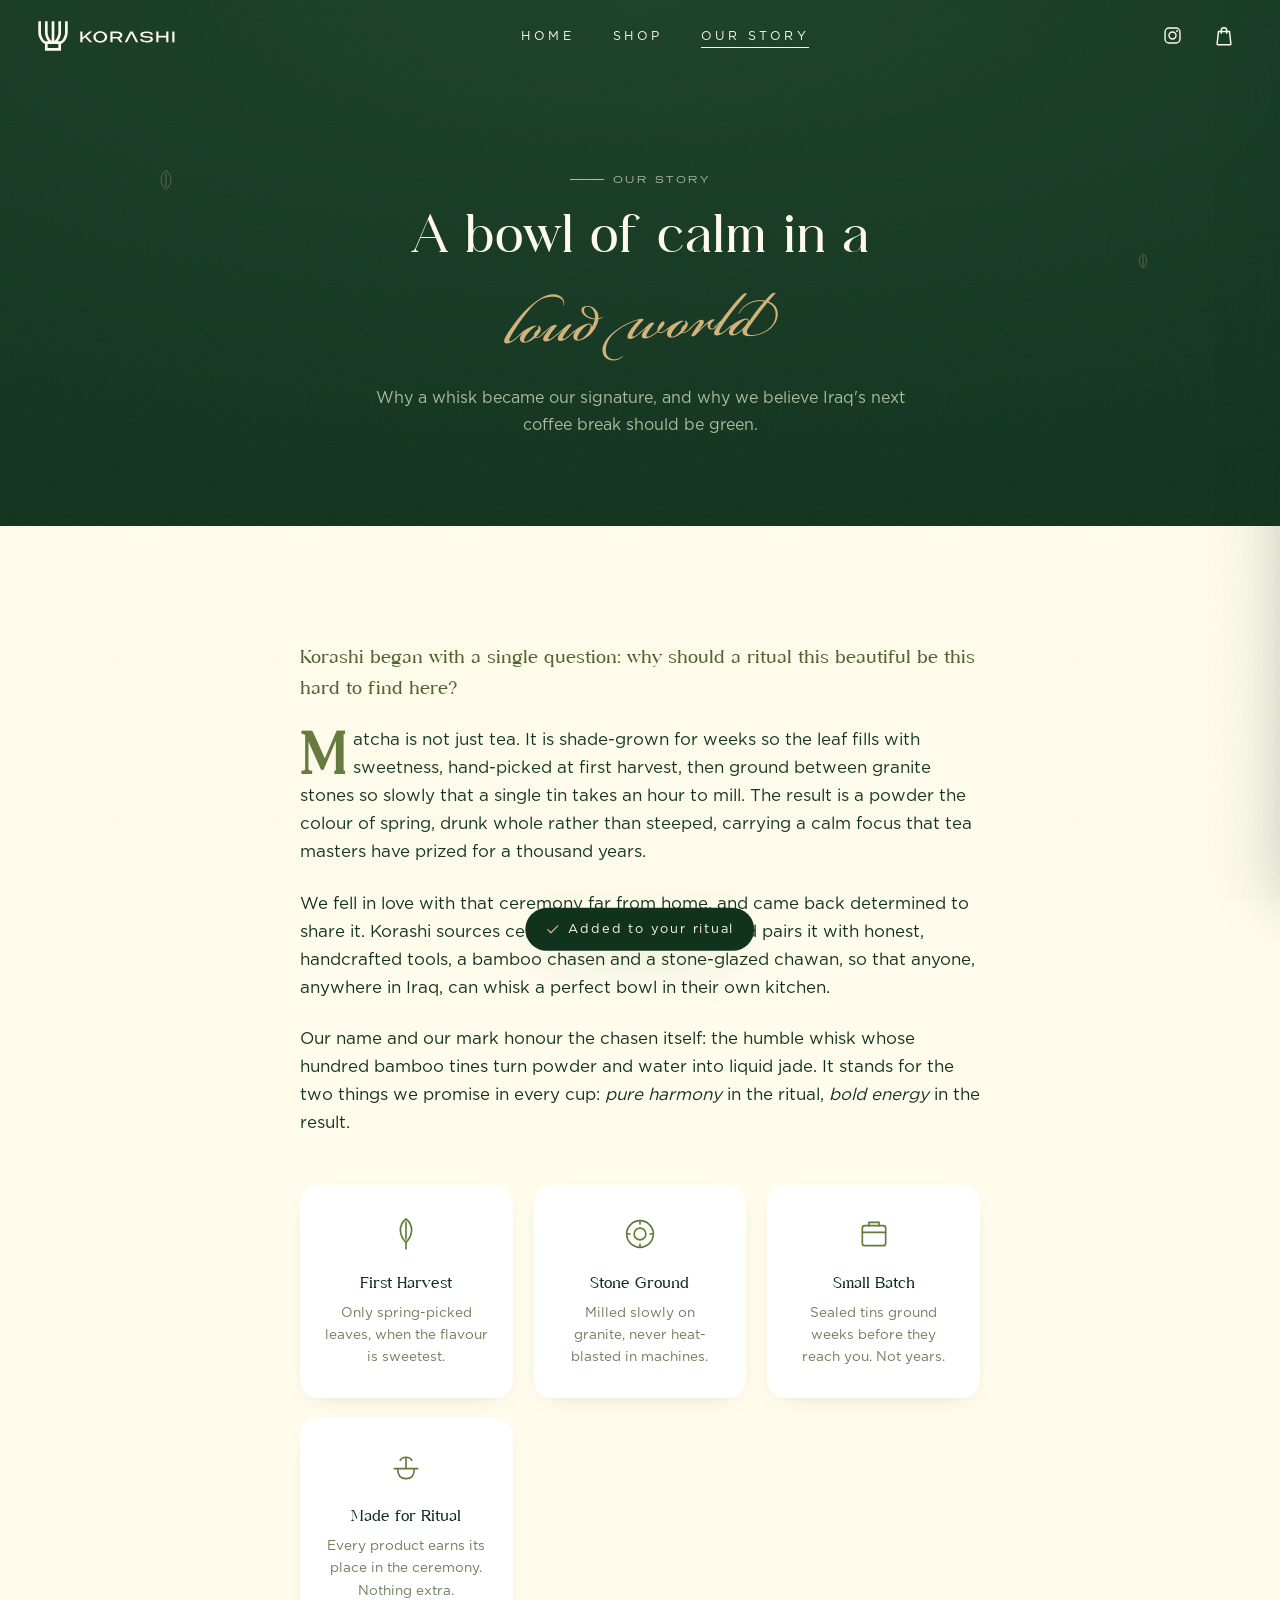
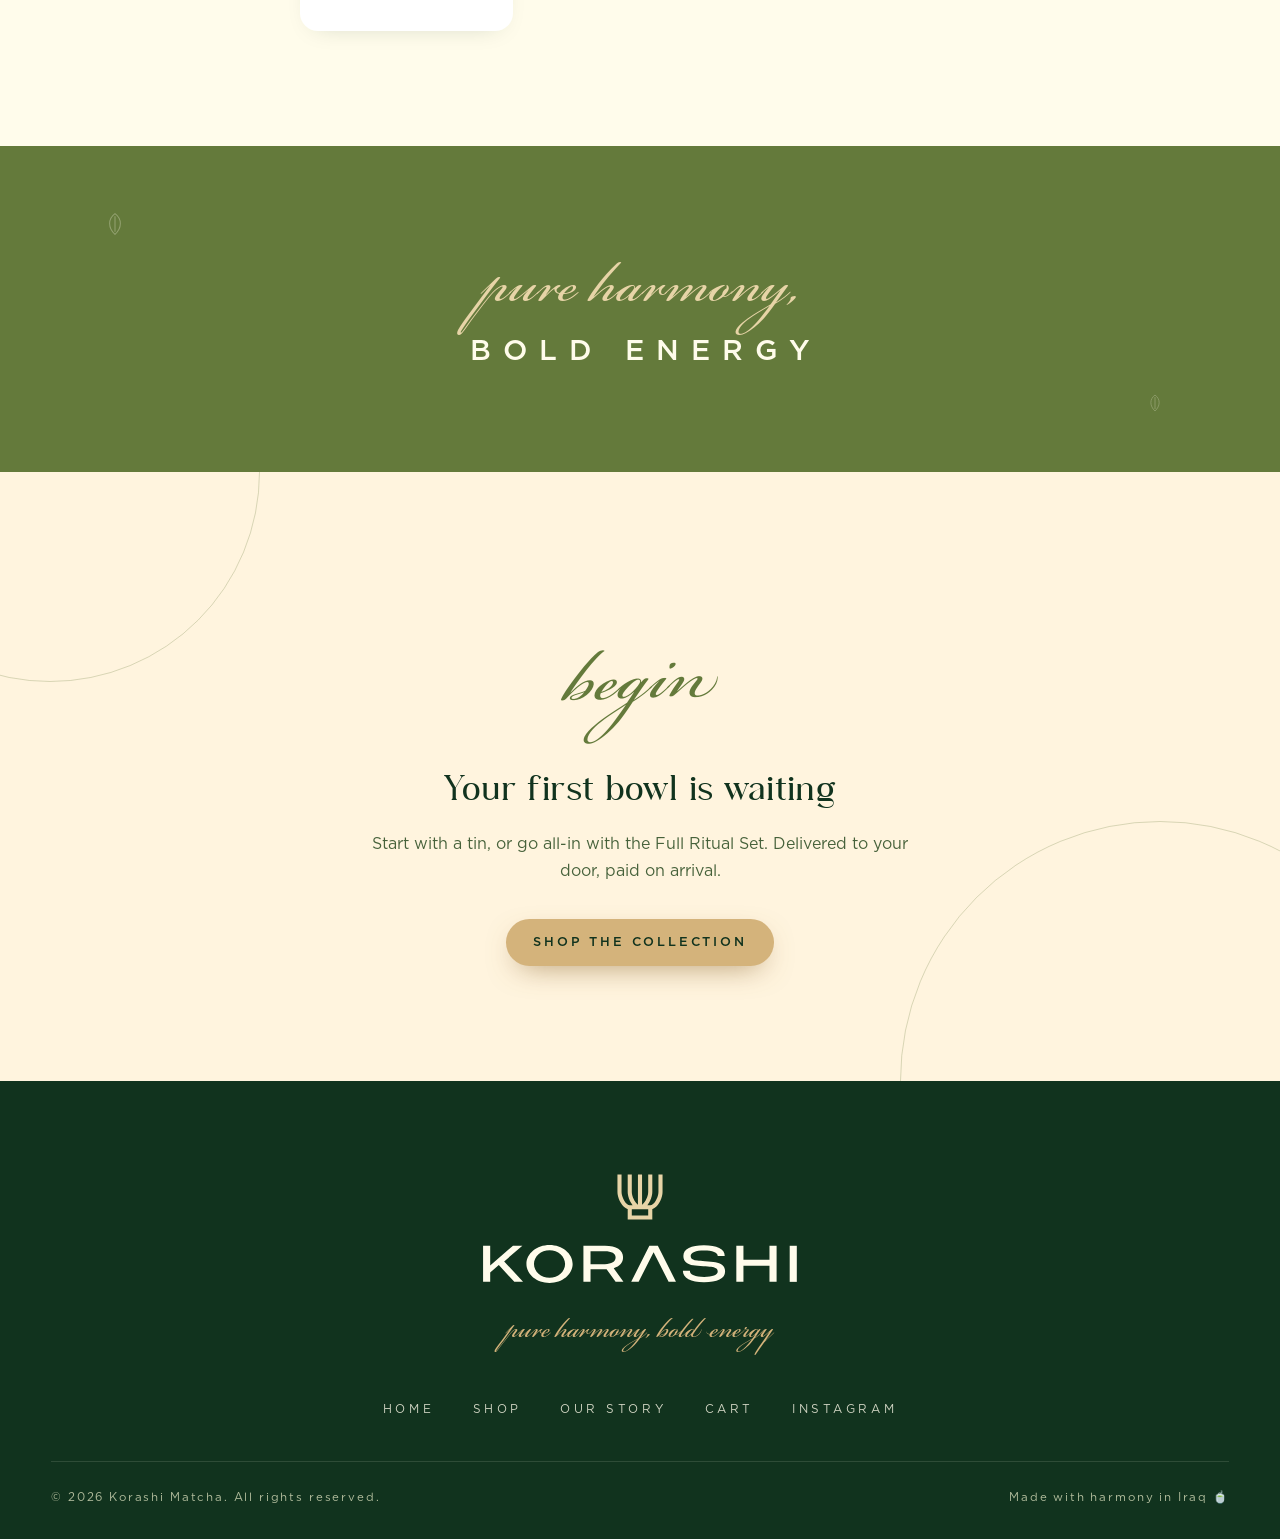
<file: story.html>
<!DOCTYPE html>
<html lang="en">
<head>
<meta charset="UTF-8">
<meta name="viewport" content="width=device-width, initial-scale=1.0">
<title>Our Story · Korashi Ceremonial Matcha Iraq</title>
<meta name="description" content="The story of Korashi: bringing the matcha ceremony from the tea house to homes across Iraq. Pure harmony, bold energy.">
<link rel="icon" href="/favicon.ico" sizes="48x48">
<link rel="icon" href="assets/favicon.svg" type="image/svg+xml">
<link rel="icon" type="image/png" sizes="96x96" href="assets/favicon-96.png">
<link rel="icon" type="image/png" sizes="192x192" href="assets/favicon-192.png">
<link rel="apple-touch-icon" href="assets/apple-touch-icon.png">
<link rel="canonical" href="https://korashi.co/story.html">
<meta name="robots" content="index, follow">
<meta property="og:type" content="website">
<meta property="og:site_name" content="Korashi">
<meta property="og:title" content="Our Story · Korashi Ceremonial Matcha Iraq">
<meta property="og:description" content="The story of Korashi: bringing the matcha ceremony from the tea house to homes across Iraq. Pure harmony, bold energy.">
<meta property="og:url" content="https://korashi.co/story.html">
<meta property="og:image" content="https://korashi.co/assets/og-image.png">
<meta property="og:image:width" content="1200">
<meta property="og:image:height" content="630">
<meta property="og:image:alt" content="Korashi, ceremonial matcha delivered across Iraq">
<meta name="twitter:card" content="summary_large_image">
<link rel="preconnect" href="https://fonts.googleapis.com">
<link rel="preconnect" href="https://fonts.gstatic.com" crossorigin>
<link href="https://fonts.googleapis.com/css2?family=Cormorant+Garamond:wght@400;500;600&family=Montserrat:wght@400;500;600&family=Pinyon+Script&display=swap" rel="stylesheet">
<link rel="stylesheet" href="css/style.css?v=5">
</head>
<body>

<header class="nav on-dark">
  <div class="nav-inner">
    <a class="brand" href="index.html" aria-label="Korashi, home">
      <span data-mark="mark" class="mark"></span>
      <span class="word" data-wordmark></span>
    </a>
    <ul class="nav-links">
      <li><a href="index.html">Home</a></li>
      <li><a href="shop.html">Shop</a></li>
      <li><a href="story.html" class="active">Our Story</a></li>
    </ul>
    <div class="nav-actions">
      <a class="icon-link" href="https://instagram.com/korashi.iq" target="_blank" rel="noopener" aria-label="Korashi on Instagram">
        <svg viewBox="0 0 24 24" fill="none" stroke="currentColor" stroke-width="1.6" stroke-linecap="round"><rect x="3.5" y="3.5" width="17" height="17" rx="4.5"/><circle cx="12" cy="12" r="4"/><circle cx="17.2" cy="6.8" r="1.1" fill="currentColor" stroke="none"/></svg>
      </a>
      <button class="cart-btn" data-open-cart aria-label="Open cart">
        <svg viewBox="0 0 24 24" fill="none" stroke="currentColor" stroke-width="1.6" stroke-linecap="round" stroke-linejoin="round"><path d="M6 7h12l1.5 13.5a1 1 0 0 1-1 1.1H5.5a1 1 0 0 1-1-1.1L6 7Z"/><path d="M9 9V6a3 3 0 0 1 6 0v3"/></svg>
        <span class="cart-count zero">0</span>
      </button>
      <button class="burger" aria-label="Menu"><span></span><span></span><span></span></button>
    </div>
  </div>
</header>

<nav class="mobile-menu">
  <a href="index.html">Home</a>
  <a href="shop.html">Shop</a>
  <a href="story.html">Our Story</a>
  <a class="icon-link" href="https://instagram.com/korashi.iq" target="_blank" rel="noopener" aria-label="Korashi on Instagram" style="margin-top:.6rem">
    <svg viewBox="0 0 24 24" fill="none" stroke="currentColor" stroke-width="1.6" stroke-linecap="round"><rect x="3.5" y="3.5" width="17" height="17" rx="4.5"/><circle cx="12" cy="12" r="4"/><circle cx="17.2" cy="6.8" r="1.1" fill="currentColor" stroke="none"/></svg>
  </a>
  <span class="script">pure harmony, bold energy</span>
</nav>

<!-- ====================================================== PAGE HERO -->
<section class="page-hero">
  <span class="leaf" style="top:32%;left:12%;width:24px;--dur:9s;--rot:-15deg" aria-hidden="true">
    <svg viewBox="0 0 40 40" fill="none" stroke="#93a276" stroke-width="1.6"><path d="M20 4C9 12 9 26 20 36c11-10 11-24 0-32Z"/><path d="M20 8v24"/></svg>
  </span>
  <span class="leaf" style="top:48%;right:10%;width:18px;--dur:11s;--del:1.4s;--rot:45deg" aria-hidden="true">
    <svg viewBox="0 0 40 40" fill="none" stroke="#d4b37b" stroke-width="1.6"><path d="M20 4C9 12 9 26 20 36c11-10 11-24 0-32Z"/><path d="M20 8v24"/></svg>
  </span>
  <span class="overline hero-up">Our Story</span>
  <h1 class="hero-up d1">A bowl of calm in a <span class="script">loud world</span></h1>
  <p class="hero-up d2">Why a whisk became our signature, and why we believe Iraq's
  next coffee break should be green.</p>
</section>

<!-- ====================================================== STORY BODY -->
<section class="section">
  <div class="container story-body">
    <p class="lede reveal">
      Korashi began with a single question: why should a ritual this beautiful
      be this hard to find here?
    </p>
    <p class="dropcap reveal" data-delay="80">
      Matcha is not just tea. It is shade-grown for weeks so the leaf fills with
      sweetness, hand-picked at first harvest, then ground between granite stones
      so slowly that a single tin takes an hour to mill. The result is a powder
      the colour of spring, drunk whole rather than steeped, carrying a calm focus
      that tea masters have prized for a thousand years.
    </p>
    <p class="reveal" data-delay="120">
      We fell in love with that ceremony far from home, and came back determined
      to share it. Korashi sources ceremonial-grade matcha and pairs it with
      honest, handcrafted tools, a bamboo chasen and a stone-glazed chawan,
      so that anyone, anywhere in Iraq, can whisk a perfect bowl in their own kitchen.
    </p>
    <p class="reveal" data-delay="160">
      Our name and our mark honour the chasen itself: the humble whisk whose
      hundred bamboo tines turn powder and water into liquid jade. It stands for
      the two things we promise in every cup: <em>pure harmony</em> in the ritual,
      <em>bold energy</em> in the result.
    </p>

    <div class="values-grid">
      <div class="value reveal">
        <svg viewBox="0 0 48 48" fill="none" stroke-width="2" stroke-linecap="round"><path d="M24 6c-9 7-9 19 0 28 9-9 9-21 0-28Z"/><path d="M24 10v20M24 42v-8"/></svg>
        <h4>First Harvest</h4>
        <p>Only spring-picked leaves, when the flavour is sweetest.</p>
      </div>
      <div class="value reveal" data-delay="90">
        <svg viewBox="0 0 48 48" fill="none" stroke-width="2" stroke-linecap="round"><circle cx="24" cy="24" r="16"/><circle cx="24" cy="24" r="7"/><path d="M24 8v4M24 36v4M8 24h4M36 24h4"/></svg>
        <h4>Stone Ground</h4>
        <p>Milled slowly on granite, never heat-blasted in machines.</p>
      </div>
      <div class="value reveal" data-delay="180">
        <svg viewBox="0 0 48 48" fill="none" stroke-width="2" stroke-linecap="round"><rect x="10" y="14" width="28" height="24" rx="3"/><path d="M10 22h28M18 14v-4h12v4"/></svg>
        <h4>Small Batch</h4>
        <p>Sealed tins ground weeks before they reach you. Not years.</p>
      </div>
      <div class="value reveal" data-delay="270">
        <svg viewBox="0 0 48 48" fill="none" stroke-width="2" stroke-linecap="round"><path d="M10 26h28M14 26c0 8 4 12 10 12s10-4 10-12M24 26V14M17 16c2.5-5 11.5-5 14 0"/></svg>
        <h4>Made for Ritual</h4>
        <p>Every product earns its place in the ceremony. Nothing extra.</p>
      </div>
    </div>
  </div>
</section>

<!-- ====================================================== SLOGAN BANNER -->
<section class="slogan-banner">
  <span class="leaf" style="top:20%;left:8%;width:26px;--dur:8s;--rot:-30deg" aria-hidden="true">
    <svg viewBox="0 0 40 40" fill="none" stroke="#fffceb" stroke-width="1.6" opacity=".6"><path d="M20 4C9 12 9 26 20 36c11-10 11-24 0-32Z"/><path d="M20 8v24"/></svg>
  </span>
  <span class="leaf" style="bottom:18%;right:9%;width:20px;--dur:10s;--del:1s;--rot:50deg" aria-hidden="true">
    <svg viewBox="0 0 40 40" fill="none" stroke="#fffceb" stroke-width="1.6" opacity=".6"><path d="M20 4C9 12 9 26 20 36c11-10 11-24 0-32Z"/><path d="M20 8v24"/></svg>
  </span>
  <div class="container">
    <span class="script reveal">pure harmony,</span>
    <h2 class="reveal" data-delay="120">BOLD ENERGY</h2>
  </div>
</section>

<!-- ====================================================== CTA -->
<section class="section teaser">
  <span class="ring r1"></span><span class="ring r2"></span>
  <div class="container">
    <span class="big-script reveal">begin</span>
    <h2 class="h-serif reveal" data-delay="100">Your first bowl is waiting</h2>
    <p class="reveal" data-delay="180">
      Start with a tin, or go all-in with the Full Ritual Set.
      Delivered to your door, paid on arrival.
    </p>
    <a class="btn btn-gold reveal" data-delay="260" href="shop.html">Shop the collection</a>
  </div>
</section>

<footer>
  <div class="container foot-inner">
    <span data-mark="" class="foot-mark" style="color:#e7d4a7"></span>
    <div class="foot-word" data-wordmark style="color:var(--cream)"></div>
    <div class="foot-slogan">pure harmony, bold energy</div>
    <nav class="foot-links">
      <a href="index.html">Home</a>
      <a href="shop.html">Shop</a>
      <a href="story.html">Our Story</a>
      <a href="#" data-open-cart>Cart</a>
      <a href="https://instagram.com/korashi.iq" target="_blank" rel="noopener">Instagram</a>
    </nav>
    <div class="foot-base">
      <span>© 2026 Korashi Matcha. All rights reserved.</span>
      <span>Made with harmony in Iraq 🍵</span>
    </div>
  </div>
</footer>

<script src="js/main.js?v=4"></script>
</body>
</html>
</file>
<file: css/style.css>
/* ========================================================================
   KORASHI — Pure Harmony, Bold Energy
   Brand palette (from Korashi Brand Guideline):
   deep green  #11331e  (Pantone 560 C)
   olive       #647a3b  (Pantone 7743 C)
   cream       #fffceb  (Pantone 7499 C)
   golds       #e7d4a7 / #d4b37b / #926e39
   ======================================================================== */

@font-face{font-family:"Classy Vogue";src:url("../assets/fonts/ClassyVogueRegular-full.woff2") format("woff2");font-weight:400;font-display:swap}
@font-face{font-family:"Gotham";src:url("../assets/fonts/Gotham-Book-full.woff2") format("woff2");font-weight:300 400;font-display:swap}
@font-face{font-family:"Gotham";src:url("../assets/fonts/Gotham-Medium-full.woff2") format("woff2");font-weight:500 600;font-display:swap}
@font-face{font-family:"Presicav";src:url("../assets/fonts/Presicav-Light.woff2") format("woff2");font-weight:300;font-display:swap}
@font-face{font-family:"Presicav";src:url("../assets/fonts/Presicav-Regular.woff2") format("woff2");font-weight:400 500;font-display:swap}
@font-face{font-family:"Bickham Script Pro";src:url("../assets/fonts/BickhamScriptPro-Regular.woff2") format("woff2");font-weight:400;font-display:swap}
@font-face{font-family:"Bickham Script Pro";src:url("../assets/fonts/BickhamScriptPro-Semibold.woff2") format("woff2");font-weight:600;font-display:swap}

:root{
  --ink:        #11331e;
  --ink-soft:   #1c4029;
  --olive:      #647a3b;
  --olive-deep: #50622f;
  --olive-mist: #93a276;
  --olive-pale: #b2bd9d;
  --cream:      #fffceb;
  --cream-2:    #fff4de;
  --sand:       #e7d4a7;
  --gold:       #d4b37b;
  --gold-deep:  #926e39;

  --serif: "Classy Vogue", "Cormorant Garamond", Georgia, serif;
  --sans:  "Gotham", "Montserrat", "Helvetica Neue", sans-serif;
  --wide:  "Presicav", "Gotham", "Montserrat", sans-serif;
  --script:"Bickham Script Pro", "Pinyon Script", cursive;

  --ease: cubic-bezier(.22,.84,.36,1);
  --shadow: 0 18px 50px -18px rgba(17,51,30,.35);
}

*{margin:0;padding:0;box-sizing:border-box}
html{scroll-behavior:smooth}
body{
  font-family:var(--sans);
  font-weight:400;
  background:var(--cream);
  color:var(--ink);
  line-height:1.65;
  overflow-x:hidden;
  -webkit-font-smoothing:antialiased;
}
/* paper grain */
body::after{
  content:"";position:fixed;inset:0;z-index:9999;pointer-events:none;opacity:.05;
  background-image:url("data:image/svg+xml,%3Csvg xmlns='http://www.w3.org/2000/svg' width='160' height='160'%3E%3Cfilter id='n'%3E%3CfeTurbulence type='fractalNoise' baseFrequency='.9' numOctaves='2'/%3E%3C/filter%3E%3Crect width='160' height='160' filter='url(%23n)'/%3E%3C/svg%3E");
}
img,svg{display:block;max-width:100%}
a{color:inherit;text-decoration:none}
button{font:inherit;color:inherit;background:none;border:0;cursor:pointer}
input,select,textarea{font:inherit;color:inherit}
::selection{background:var(--olive);color:var(--cream)}

.container{width:min(1180px,92%);margin-inline:auto}

/* ---------- type helpers ---------- */
.overline{
  font-family:var(--wide);font-size:.6rem;font-weight:300;letter-spacing:.26em;text-transform:uppercase;
  color:var(--gold-deep);display:inline-flex;align-items:center;gap:.9em;
}
.overline::before{content:"";width:34px;height:1px;background:var(--gold)}
.on-dark .overline,.overline.on-dark{color:var(--sand)}
.h-serif{font-family:var(--serif);font-weight:500;line-height:1.08;letter-spacing:.01em}
.script{font-family:var(--script);font-weight:400;line-height:1}
.section{padding:clamp(4.5rem,9vw,8rem) 0}
.section-head{max-width:640px;margin-bottom:clamp(2.5rem,5vw,4rem)}
.section-head h2{font-size:clamp(1.7rem,3.6vw,2.7rem);margin:.4em 0 .35em}
.section-head p{color:#46613a;max-width:46ch}

/* ---------- buttons ---------- */
.btn{
  position:relative;display:inline-flex;align-items:center;gap:.6em;
  padding:1em 2.1em;border-radius:99px;
  font-family:var(--sans);font-size:.8rem;font-weight:500;
  letter-spacing:.22em;text-transform:uppercase;
  transition:transform .45s var(--ease),box-shadow .45s var(--ease),background .3s,color .3s;
  overflow:hidden;white-space:nowrap;
}
.btn svg{width:1.05em;height:1.05em;flex:none}
.btn::before{ /* sheen sweep */
  content:"";position:absolute;top:0;left:-80%;width:55%;height:100%;
  background:linear-gradient(105deg,transparent,rgba(255,252,235,.45),transparent);
  transform:skewX(-20deg);transition:left .6s var(--ease);
}
.btn:hover::before{left:120%}
.btn:hover{transform:translateY(-3px)}
.btn:active{transform:translateY(0) scale(.98)}
.btn-gold{background:var(--gold);color:var(--ink);box-shadow:0 10px 30px -12px rgba(146,110,57,.8)}
.btn-gold:hover{background:var(--sand)}
.btn-ink{background:var(--ink);color:var(--cream)}
.btn-ink:hover{background:var(--ink-soft)}
.btn-line{border:1px solid currentColor;background:transparent}
.btn-line:hover{background:rgba(255,252,235,.1)}
.btn[disabled]{opacity:.5;pointer-events:none}

/* ---------- reveal on scroll ---------- */
.reveal{opacity:0;transform:translateY(34px);transition:opacity .9s var(--ease),transform .9s var(--ease)}
.reveal.in{opacity:1;transform:none}

/* ========================================================================
   NAV
   ======================================================================== */
.nav{
  position:fixed;top:0;left:0;right:0;z-index:200;
  transition:background .4s,box-shadow .4s,transform .4s;
}
.nav-inner{
  width:min(1280px,94%);margin-inline:auto;
  display:flex;align-items:center;justify-content:space-between;
  padding:1.1rem 0;transition:padding .4s;
}
.nav.scrolled{background:rgba(255,252,235,.88);backdrop-filter:blur(14px);box-shadow:0 1px 0 rgba(17,51,30,.08)}
.nav.scrolled .nav-inner{padding:.7rem 0}
.nav.on-dark:not(.scrolled){color:var(--cream)}
.brand{display:flex;align-items:center;gap:.75rem}
[data-mark],[data-wordmark]{display:inline-flex}
.brand .mark{width:30px;height:36px}
.brand .word{display:inline-flex;transform:translateY(1px)}
.brand .word svg{height:12px;width:auto}
.nav-links{display:flex;align-items:center;gap:2.4rem;list-style:none}
.nav-links a{
  position:relative;font-size:.78rem;font-weight:400;letter-spacing:.28em;text-transform:uppercase;
}
.nav-links a::after{
  content:"";position:absolute;left:0;bottom:-6px;width:100%;height:1px;
  background:currentColor;transform:scaleX(0);transform-origin:right;transition:transform .4s var(--ease);
}
.nav-links a:hover::after,.nav-links a.active::after{transform:scaleX(1);transform-origin:left}
.nav-actions{display:flex;align-items:center;gap:1.1rem}
.cart-btn{position:relative;display:inline-flex;padding:.4rem}
.cart-btn svg{width:22px;height:22px}
.icon-link{display:inline-flex;padding:.4rem;transition:transform .35s var(--ease),color .3s}
.icon-link svg{width:21px;height:21px}
.icon-link:hover{transform:translateY(-2px);color:var(--gold-deep)}
.nav.on-dark:not(.scrolled) .icon-link:hover{color:var(--gold)}
.mobile-menu .icon-link svg{width:30px;height:30px}
.cart-count{
  position:absolute;top:-2px;right:-6px;min-width:18px;height:18px;padding:0 4px;
  border-radius:99px;background:var(--gold-deep);color:var(--cream);
  font-size:.62rem;font-weight:600;display:grid;place-items:center;
  transition:transform .3s var(--ease);
}
.cart-count.zero{transform:scale(0)}
.cart-count.bump{animation:bump .45s var(--ease)}
@keyframes bump{40%{transform:scale(1.45)}}

.burger{display:none;flex-direction:column;gap:5px;padding:.5rem}
.burger span{width:24px;height:1.6px;background:currentColor;transition:.35s var(--ease)}

.mobile-menu{
  position:fixed;inset:0;z-index:190;background:var(--ink);color:var(--cream);
  display:flex;flex-direction:column;justify-content:center;align-items:center;gap:1rem;
  clip-path:circle(0% at calc(100% - 44px) 36px);transition:clip-path .65s var(--ease);
}
.mobile-menu.open{clip-path:circle(180% at calc(100% - 44px) 36px)}
.mobile-menu a{font-family:var(--serif);font-size:1.7rem;padding:.5rem;opacity:.92}
.mobile-menu .script{color:var(--gold);font-size:2.2rem;margin-top:1.4rem}
body.menu-open .burger span:nth-child(1){transform:translateY(6.6px) rotate(45deg)}
body.menu-open .burger span:nth-child(2){opacity:0}
body.menu-open .burger span:nth-child(3){transform:translateY(-6.6px) rotate(-45deg)}
body.menu-open{overflow:hidden}
body.menu-open .nav{color:var(--cream)!important;background:transparent!important;box-shadow:none!important}

/* ========================================================================
   HERO
   ======================================================================== */
.hero{
  position:relative;min-height:100svh;display:flex;flex-direction:column;
  justify-content:center;align-items:center;text-align:center;
  background:radial-gradient(120% 90% at 50% 0%,var(--ink-soft) 0%,var(--ink) 58%);
  color:var(--cream);overflow:hidden;padding:7.5rem 1rem 0;
}
/* faint giant wordmark backdrop */
.hero-ghost{
  position:absolute;top:14%;left:50%;transform:translateX(-50%);
  font-family:var(--serif);font-weight:400;letter-spacing:.08em;
  font-size:clamp(6rem,17vw,15rem);color:transparent;
  -webkit-text-stroke:1px rgba(255,252,235,.07);
  pointer-events:none;user-select:none;white-space:nowrap;
}
.hero-inner{position:relative;z-index:3;display:flex;flex-direction:column;align-items:center;max-width:880px}
.hero-mark{width:54px;height:54px;margin-bottom:1.6rem;animation:markIn 1.4s var(--ease) both}
@keyframes markIn{0%{opacity:0;transform:translateY(26px) scale(.82)}100%{opacity:1;transform:none}}

.hero .overline{color:var(--olive-pale)}
.hero .overline::before,.hero .overline::after{content:"";width:34px;height:1px;background:var(--olive)}
.hero h1{
  font-family:var(--serif);font-weight:400;
  font-size:clamp(2.2rem,6vw,4.6rem);line-height:1.06;margin:.3em 0 0;
}
.hero h1 .script{
  display:block;font-size:clamp(3.6rem,9.4vw,7.8rem);font-weight:400;color:var(--gold);
  margin-top:-.04em;transform:rotate(-2deg);
}
.hero-sub{max-width:46ch;margin:1.6rem auto 2.4rem;color:#cfd8bd;font-size:1.02rem;font-weight:300}
.hero-ctas{display:flex;gap:1rem;flex-wrap:wrap;justify-content:center}
.hero .btn-line{color:var(--cream);border-color:rgba(255,252,235,.4)}

/* staggered entrance */
.hero-up{opacity:0;transform:translateY(40px);animation:heroUp 1.1s var(--ease) forwards}
@keyframes heroUp{to{opacity:1;transform:none}}
.d1{animation-delay:.15s}.d2{animation-delay:.3s}.d3{animation-delay:.45s}.d4{animation-delay:.6s}.d5{animation-delay:.75s}

/* the bowl scene */
.hero-bowl{
  position:relative;z-index:2;width:min(520px,80vw);margin-top:clamp(1.5rem,4vh,3.5rem);
  opacity:0;animation:heroUp 1.2s var(--ease) .8s forwards;
}
.hero-bowl .steam path{
  fill:none;stroke:var(--cream);stroke-width:2.4;stroke-linecap:round;opacity:0;
  stroke-dasharray:60 200;
  animation:steam 5s ease-in-out infinite;
}
.hero-bowl .steam path:nth-child(2){animation-delay:1.6s}
.hero-bowl .steam path:nth-child(3){animation-delay:3.2s}
@keyframes steam{
  0%{stroke-dashoffset:240;opacity:0}
  18%{opacity:.5}
  60%{opacity:.25}
  100%{stroke-dashoffset:0;opacity:0}
}
.hero-bowl .swirl{animation:swirl 7s linear infinite}
.hero-bowl .swirl.s2{animation-duration:5.2s;animation-direction:reverse}
.hero-bowl .swirl.s3{animation-duration:3.8s}
@keyframes swirl{to{stroke-dashoffset:-280}}
.hero-bowl .whisk-dip{animation:whiskRock 3.4s ease-in-out infinite;transform-origin:392px 40px}
@keyframes whiskRock{0%,100%{transform:rotate(0deg)}50%{transform:rotate(-5deg)}}

/* rotating badge */
.hero-badge{
  position:absolute;z-index:4;right:clamp(1rem,6vw,5rem);top:clamp(5.5rem,12vh,8rem);
  width:118px;height:118px;opacity:0;animation:heroUp 1s var(--ease) 1.1s forwards;
}
.hero-badge svg{position:absolute;inset:0;width:100%;height:100%}
.hero-badge .badge-text{animation:spin 24s linear infinite}
.hero-badge .badge-mark{width:24%;height:24%;inset:38%}
@keyframes spin{to{transform:rotate(360deg)}}

/* floating leaves */
.leaf{position:absolute;z-index:1;pointer-events:none;opacity:.5}
.leaf svg{width:100%;height:100%}
.leaf{animation:floaty var(--dur,9s) ease-in-out var(--del,0s) infinite}
@keyframes floaty{
  0%,100%{transform:translateY(0) rotate(var(--rot,0deg))}
  50%{transform:translateY(-26px) rotate(calc(var(--rot,0deg) + 14deg))}
}

/* scroll hint */
.scroll-hint{
  position:absolute;bottom:1.6rem;left:50%;transform:translateX(-50%);z-index:4;
  display:flex;flex-direction:column;align-items:center;gap:.5rem;
  font-size:.62rem;letter-spacing:.4em;text-transform:uppercase;color:var(--olive-pale);
  opacity:0;animation:heroUp 1s var(--ease) 1.5s forwards;
}
.scroll-hint i{width:1px;height:42px;background:linear-gradient(var(--olive-pale),transparent);position:relative;overflow:hidden}
.scroll-hint i::after{content:"";position:absolute;top:-40%;left:0;width:100%;height:40%;background:var(--cream);animation:dripline 2s ease-in-out infinite}
@keyframes dripline{to{top:120%}}

/* ========================================================================
   MARQUEE
   ======================================================================== */
.marquee{background:var(--olive);color:var(--cream);padding:1.05rem 0;overflow:hidden;position:relative}
.marquee-track{display:flex;width:max-content;animation:marquee 36s linear infinite}
.marquee:hover .marquee-track{animation-play-state:paused}
.marquee-track span{
  display:inline-flex;align-items:center;gap:2.2rem;padding-right:2.2rem;
  font-size:.78rem;font-weight:400;letter-spacing:.4em;text-transform:uppercase;white-space:nowrap;
}
.marquee-track .jp{font-size:.95rem;letter-spacing:.2em}
.marquee-track svg{width:17px;height:17px;opacity:.8}
@keyframes marquee{to{transform:translateX(-50%)}}

/* ========================================================================
   RITUAL INTRO (index)
   ======================================================================== */
.ritual{position:relative}
.ritual-grid{display:grid;grid-template-columns:1.05fr .95fr;gap:clamp(2.5rem,6vw,6rem);align-items:center}
.ritual-art{
  position:relative;background:var(--olive);border-radius:200px 200px 24px 24px;
  padding:clamp(2rem,4vw,3.5rem);box-shadow:var(--shadow);overflow:hidden;
}
.ritual-art::before{
  content:"";position:absolute;inset:14px;border:1px solid rgba(255,252,235,.25);
  border-radius:188px 188px 16px 16px;pointer-events:none;
}
.ritual-art svg{width:100%;height:auto}
.ritual-copy h2{font-size:clamp(1.7rem,3.4vw,2.6rem)}
.ritual-copy .script{color:var(--gold-deep);font-size:clamp(2.6rem,4.6vw,3.5rem);display:block;margin-top:.12em}
.ritual-copy p{margin:1.3rem 0 0;color:#46613a}
.ritual-stats{display:flex;gap:2.6rem;margin-top:2.4rem;flex-wrap:wrap}
.stat b{font-family:var(--serif);font-weight:400;font-size:1.6rem;display:block;line-height:1}
.stat span{font-size:.68rem;letter-spacing:.3em;text-transform:uppercase;color:var(--gold-deep)}

/* ========================================================================
   PRODUCTS
   ======================================================================== */
.products-bg{background:linear-gradient(var(--cream),var(--cream-2))}
.product-grid{display:grid;grid-template-columns:repeat(auto-fit,minmax(255px,1fr));gap:1.6rem}
.card{
  position:relative;background:#fff;border-radius:22px;overflow:hidden;
  box-shadow:0 8px 30px -16px rgba(17,51,30,.22);
  transition:transform .55s var(--ease),box-shadow .55s var(--ease);
  display:flex;flex-direction:column;
}
.card:hover{transform:translateY(-9px);box-shadow:var(--shadow)}
.card-art{position:relative;aspect-ratio:1/.92;display:grid;place-items:center;overflow:hidden}
.card-art svg{width:72%;height:auto;transition:transform .7s var(--ease)}
.card:hover .card-art svg{transform:scale(1.07) rotate(-1.5deg)}
.card-art .halo{
  position:absolute;width:62%;aspect-ratio:1;border-radius:50%;
  border:1px solid rgba(255,252,235,.35);transition:transform .7s var(--ease);
}
.card:hover .card-art .halo{transform:scale(1.15)}
.card-tag{
  position:absolute;top:14px;left:14px;background:rgba(255,252,235,.92);color:var(--ink);
  font-size:.6rem;font-weight:600;letter-spacing:.26em;text-transform:uppercase;
  padding:.45em 1em;border-radius:99px;
}
.card-body{padding:1.4rem 1.5rem 1.6rem;display:flex;flex-direction:column;gap:.4rem;flex:1}
.card-body h3{font-family:var(--serif);font-weight:400;font-size:1.12rem;line-height:1.3}
.card-body .sub{font-size:.8rem;color:#6b7d57;letter-spacing:.04em}
.card-foot{margin-top:auto;display:flex;align-items:center;justify-content:space-between;padding-top:1.1rem}
.price{font-family:var(--serif);font-weight:400;font-size:1rem}
.price small{font-size:.66em;letter-spacing:.12em;color:var(--gold-deep)}
.add-btn{
  display:inline-flex;align-items:center;gap:.5em;
  background:var(--ink);color:var(--cream);border-radius:99px;padding:.66em 1.25em;
  font-size:.7rem;font-weight:500;letter-spacing:.2em;text-transform:uppercase;
  transition:background .3s,transform .3s var(--ease);
}
.add-btn:hover{background:var(--olive);transform:translateY(-2px)}
.add-btn:active{transform:scale(.95)}
.add-btn svg{width:13px;height:13px}

/* art backdrops per product */
.art-olive{background:radial-gradient(110% 110% at 50% 0%,#74874f,var(--olive))}
.art-ink{background:radial-gradient(110% 110% at 50% 0%,#1c4a2c,var(--ink))}
.art-sand{background:radial-gradient(110% 110% at 50% 0%,#f3e4c0,var(--sand))}
.art-gold{background:radial-gradient(110% 110% at 50% 0%,#e0c490,var(--gold))}
.art-sand .halo,.art-gold .halo{border-color:rgba(146,110,57,.35)}

/* qty stepper (shop page) */
.qty{display:inline-flex;align-items:center;border:1px solid rgba(17,51,30,.25);border-radius:99px}
.qty button{width:34px;height:34px;display:grid;place-items:center;font-size:1rem;transition:background .25s;border-radius:99px}
.qty button:hover{background:rgba(100,122,59,.12)}
.qty output{min-width:30px;text-align:center;font-weight:500;font-size:.9rem}

/* ========================================================================
   STEPS (scoop / whisk / sip)
   ======================================================================== */
.steps{background:var(--ink);color:var(--cream);position:relative;overflow:hidden}
.steps .overline{color:var(--sand)}
.steps h2{color:var(--cream)}
.steps .section-head p{color:var(--olive-pale)}
.steps-grid{display:grid;grid-template-columns:repeat(3,1fr);gap:1.4rem;counter-reset:step}
.step{
  position:relative;border:1px solid rgba(255,252,235,.16);border-radius:20px;
  padding:2.2rem 1.8rem 2rem;transition:background .4s,transform .5s var(--ease);
}
.step:hover{background:rgba(255,252,235,.05);transform:translateY(-6px)}
.step::before{
  counter-increment:step;content:"0" counter(step);
  font-size:.8rem;font-weight:500;letter-spacing:.2em;color:var(--gold);
  letter-spacing:.15em;
}
.step .icon{width:64px;height:64px;margin:1.2rem 0 1rem}
.step .icon svg{width:100%;height:100%;stroke:var(--sand)}
.step:hover .icon svg .anim-rock{animation:rock 1.2s ease-in-out infinite}
@keyframes rock{0%,100%{transform:rotate(-6deg)}50%{transform:rotate(6deg)}}
.step h3{font-family:var(--serif);font-size:1.2rem;font-weight:400;margin-bottom:.5rem}
.step p{font-size:.92rem;color:var(--olive-pale)}

/* ========================================================================
   STORY TEASER / banners
   ======================================================================== */
.teaser{position:relative;text-align:center;background:var(--cream-2);overflow:hidden}
.teaser .big-script{font-family:var(--script);font-size:clamp(3.4rem,8.6vw,7rem);color:var(--olive);display:block;transform:rotate(-2deg)}
.teaser h2{font-size:clamp(1.4rem,3vw,2.2rem);max-width:24ch;margin:0 auto .7em}
.teaser p{max-width:52ch;margin:0 auto 2.2rem;color:#46613a}
.teaser .ring{
  position:absolute;border:1px solid rgba(100,122,59,.25);border-radius:50%;
  width:420px;aspect-ratio:1;pointer-events:none;
}
.ring.r1{top:-210px;left:-160px}
.ring.r2{bottom:-260px;right:-140px;width:520px}

/* trust strip */
.trust{background:var(--olive);color:var(--cream)}
.trust-grid{display:grid;grid-template-columns:repeat(3,1fr);gap:1.5rem;text-align:center}
.trust-item svg{width:38px;height:38px;margin:0 auto .8rem;stroke:var(--sand)}
.trust-item h4{font-family:var(--serif);font-size:1rem;font-weight:400;margin-bottom:.3rem}
.trust-item p{font-size:.85rem;color:#d9dfc6}

/* ========================================================================
   PAGE HERO (shop / story)
   ======================================================================== */
.page-hero{
  background:radial-gradient(120% 100% at 50% 0%,var(--ink-soft),var(--ink));
  color:var(--cream);text-align:center;
  padding:clamp(9rem,18vh,12rem) 1rem clamp(3.5rem,7vw,5.5rem);
  position:relative;overflow:hidden;
}
.page-hero h1{font-family:var(--serif);font-weight:400;font-size:clamp(1.9rem,4.6vw,3.4rem)}
.page-hero h1 .script{
  display:block;font-size:clamp(2.9rem,7.6vw,5.8rem);font-weight:400;
  margin-top:-.02em;transform:rotate(-2deg);
}
.page-hero .script{color:var(--gold)}
.page-hero p{color:var(--olive-pale);max-width:52ch;margin:1rem auto 0}
.page-hero .overline{color:var(--olive-pale)}

/* ========================================================================
   STORY PAGE
   ======================================================================== */
.story-body{max-width:680px;margin-inline:auto;font-size:1.06rem}
.story-body p+p{margin-top:1.4em}
.story-body .lede{font-family:var(--serif);font-size:1.2rem;line-height:1.6;color:var(--olive-deep)}
.dropcap::first-letter{
  font-family:var(--serif);font-size:3.4em;float:left;line-height:.82;
  padding:.06em .12em 0 0;color:var(--olive);font-weight:600;
}
.values-grid{display:grid;grid-template-columns:repeat(auto-fit,minmax(210px,1fr));gap:1.3rem;margin-top:3rem}
.value{
  background:#fff;border-radius:18px;padding:1.8rem 1.5rem;text-align:center;
  box-shadow:0 8px 26px -16px rgba(17,51,30,.25);transition:transform .5s var(--ease);
}
.value:hover{transform:translateY(-6px)}
.value svg{width:40px;height:40px;margin:0 auto 1rem;stroke:var(--olive)}
.value h4{font-family:var(--serif);font-size:.98rem;font-weight:400;margin-bottom:.35rem}
.value p{font-size:.85rem;color:#6b7d57}

.slogan-banner{
  background:var(--olive);color:var(--cream);text-align:center;
  padding:clamp(4rem,8vw,6rem) 1rem;position:relative;overflow:hidden;
}
.slogan-banner .script{font-size:clamp(3.1rem,6.8vw,5.4rem);color:var(--sand)}
.slogan-banner h2{font-family:var(--sans);font-size:clamp(1.1rem,2.6vw,1.8rem);font-weight:500;letter-spacing:.42em;text-indent:.42em}

/* ========================================================================
   CART DRAWER + CHECKOUT
   ======================================================================== */
.drawer-overlay{
  position:fixed;inset:0;z-index:300;background:rgba(17,51,30,.45);backdrop-filter:blur(3px);
  opacity:0;pointer-events:none;transition:opacity .4s;
}
.drawer{
  position:fixed;top:0;right:0;bottom:0;z-index:310;width:min(440px,100vw);
  background:var(--cream);display:flex;flex-direction:column;
  transform:translateX(105%);transition:transform .55s var(--ease);
  box-shadow:-20px 0 60px rgba(17,51,30,.25);
}
body.drawer-open .drawer{transform:none}
body.drawer-open .drawer-overlay{opacity:1;pointer-events:auto}
body.drawer-open{overflow:hidden}

.drawer-head{
  display:flex;align-items:center;justify-content:space-between;
  padding:1.4rem 1.6rem;border-bottom:1px solid rgba(17,51,30,.1);
}
.drawer-head h3{font-family:var(--serif);font-weight:400;font-size:1.15rem}
.drawer-close{width:38px;height:38px;border-radius:50%;display:grid;place-items:center;transition:background .3s,transform .4s var(--ease)}
.drawer-close:hover{background:rgba(100,122,59,.12);transform:rotate(90deg)}
.drawer-body{flex:1;overflow-y:auto;padding:1.2rem 1.6rem}
.drawer-empty{text-align:center;padding:3.5rem 1rem;color:#6b7d57}
.drawer-empty svg{width:64px;height:64px;margin:0 auto 1.2rem;stroke:var(--olive-mist)}

.cart-line{display:flex;gap:1rem;padding:1rem 0;border-bottom:1px dashed rgba(17,51,30,.15);align-items:center}
.cart-line .thumb{
  width:62px;height:62px;border-radius:14px;flex:none;display:grid;place-items:center;overflow:hidden;
}
.cart-line .thumb svg{width:74%;height:74%}
.cart-line .info{flex:1;min-width:0}
.cart-line .info h4{font-family:var(--serif);font-weight:400;font-size:.86rem;line-height:1.35}
.cart-line .info .p{font-size:.78rem;color:var(--gold-deep);letter-spacing:.05em}
.cart-line .qty button{width:26px;height:26px;font-size:.85rem}
.cart-line .rm{font-size:.66rem;letter-spacing:.18em;text-transform:uppercase;color:#9b6a3c;margin-top:.2rem;opacity:.8}
.cart-line .rm:hover{text-decoration:underline}

.drawer-foot{padding:1.3rem 1.6rem 1.6rem;border-top:1px solid rgba(17,51,30,.1);background:var(--cream-2)}
.total-row{display:flex;justify-content:space-between;align-items:baseline;margin-bottom:.35rem}
.total-row .lbl{font-size:.72rem;letter-spacing:.3em;text-transform:uppercase;color:var(--gold-deep)}
.total-row .amt{font-family:var(--serif);font-weight:400;font-size:1.35rem}
.total-row.mini{margin-bottom:.15rem}
.total-row.mini .lbl{font-size:.62rem;color:var(--olive)}
.amt-mini{font-size:.8rem;font-weight:500;color:var(--ink-soft)}
.cod-note{font-size:.74rem;color:#6b7d57;margin-bottom:1rem;display:flex;align-items:center;gap:.45em}
.cod-note svg{width:14px;height:14px;flex:none;stroke:var(--olive)}
.drawer-foot .btn{width:100%;justify-content:center}
.drawer-cta:disabled{opacity:.75;cursor:wait;transform:none}
.drawer-cta .spinner{width:1em;height:1em;flex:none;border:2px solid rgba(17,51,30,.25);border-top-color:var(--ink);border-radius:50%;animation:spin .7s linear infinite}

/* checkout form (inside drawer) */
.checkout-form{display:none}
.drawer.checkout .cart-view{display:none}
.drawer.checkout .checkout-form{display:block}
.field{margin-bottom:1rem}
.field label{display:block;font-size:.68rem;font-weight:500;letter-spacing:.26em;text-transform:uppercase;color:var(--gold-deep);margin-bottom:.4rem}
.field input,.field select,.field textarea{
  width:100%;background:#fff;border:1px solid rgba(17,51,30,.18);border-radius:12px;
  padding:.8em 1em;font-weight:300;transition:border-color .3s,box-shadow .3s;
}
.field input:focus,.field select:focus,.field textarea:focus{
  outline:none;border-color:var(--olive);box-shadow:0 0 0 3px rgba(100,122,59,.15);
}
.field textarea{resize:vertical;min-height:70px}
.field .err{display:none;font-size:.72rem;color:#a14b2a;margin-top:.3rem}
.field.invalid input,.field.invalid select{border-color:#a14b2a}
.field.invalid .err{display:block}
.back-link{font-size:.7rem;letter-spacing:.24em;text-transform:uppercase;color:var(--olive-deep);display:inline-flex;align-items:center;gap:.4em;margin-bottom:1.1rem}
.back-link:hover{text-decoration:underline}

/* success state */
.order-success{display:none;text-align:center;padding:2.5rem 1rem}
.drawer.done .cart-view,.drawer.done .checkout-form,.drawer.done .drawer-foot{display:none}
.drawer.done .order-success{display:block}
.order-success .seal{width:88px;height:88px;margin:0 auto 1.4rem;border-radius:50%;background:var(--olive);display:grid;place-items:center;animation:pop .6s var(--ease)}
.order-success .seal svg{width:46px;height:46px}
@keyframes pop{0%{transform:scale(.4);opacity:0}70%{transform:scale(1.12)}100%{transform:scale(1)}}
.order-success h4{font-family:var(--serif);font-size:1.3rem;font-weight:400;margin-bottom:.5rem}
.order-success p{font-size:.9rem;color:#6b7d57;max-width:30ch;margin:0 auto 1.4rem}
.order-success .oid{font-weight:500;letter-spacing:.08em;color:var(--gold-deep)}

/* fly-to-cart dot */
.fly-dot{
  position:fixed;z-index:400;width:14px;height:14px;border-radius:50%;
  background:var(--gold);pointer-events:none;
  transition:transform .7s cubic-bezier(.3,.7,.4,1),opacity .7s;
}

/* toast */
.toast{
  position:fixed;left:50%;bottom:2rem;z-index:420;transform:translate(-50%,calc(100% + 2.5rem));
  background:var(--ink);color:var(--cream);padding:.85em 1.6em;border-radius:99px;
  font-size:.8rem;letter-spacing:.14em;display:flex;align-items:center;gap:.6em;
  transition:transform .5s var(--ease);box-shadow:var(--shadow);
}
.toast.show{transform:translate(-50%,0)}
.toast svg{width:15px;height:15px;stroke:var(--gold)}

/* ========================================================================
   FOOTER
   ======================================================================== */
footer{background:var(--ink);color:var(--cream);position:relative;overflow:hidden}
.foot-inner{padding:clamp(3.5rem,7vw,5.5rem) 0 2rem;text-align:center}
.foot-mark{width:46px;height:56px;margin:0 auto 1.2rem}
.foot-word{display:flex;justify-content:center}
.foot-word svg{height:clamp(26px,4.5vw,40px);width:auto}
.foot-slogan{font-family:var(--script);color:var(--gold);font-size:clamp(1.9rem,3.6vw,2.5rem);margin:.7rem 0 2.4rem}
.foot-links{display:flex;justify-content:center;gap:2.4rem;flex-wrap:wrap;margin-bottom:2.6rem}
.foot-links a{font-size:.74rem;letter-spacing:.3em;text-transform:uppercase;opacity:.8;transition:opacity .3s,color .3s}
.foot-links a:hover{opacity:1;color:var(--gold)}
.foot-base{border-top:1px solid rgba(255,252,235,.12);padding-top:1.6rem;font-size:.72rem;letter-spacing:.16em;color:var(--olive-pale);display:flex;justify-content:space-between;gap:1rem;flex-wrap:wrap}

/* ========================================================================
   RESPONSIVE
   ======================================================================== */
@media (max-width:900px){
  .ritual-grid{grid-template-columns:1fr}
  .steps-grid{grid-template-columns:1fr;max-width:480px;margin-inline:auto}
  .trust-grid{grid-template-columns:1fr;max-width:380px;margin-inline:auto;gap:2.2rem}
  .hero-badge{display:none}
}
@media (max-width:760px){
  .nav-links{display:none}
  .burger{display:flex}
  .scroll-hint{display:none}
  .foot-base{justify-content:center;text-align:center}
}
@media (prefers-reduced-motion:reduce){
  *,*::before,*::after{animation-duration:.001s!important;transition-duration:.001s!important;scroll-behavior:auto}
}
</file>
